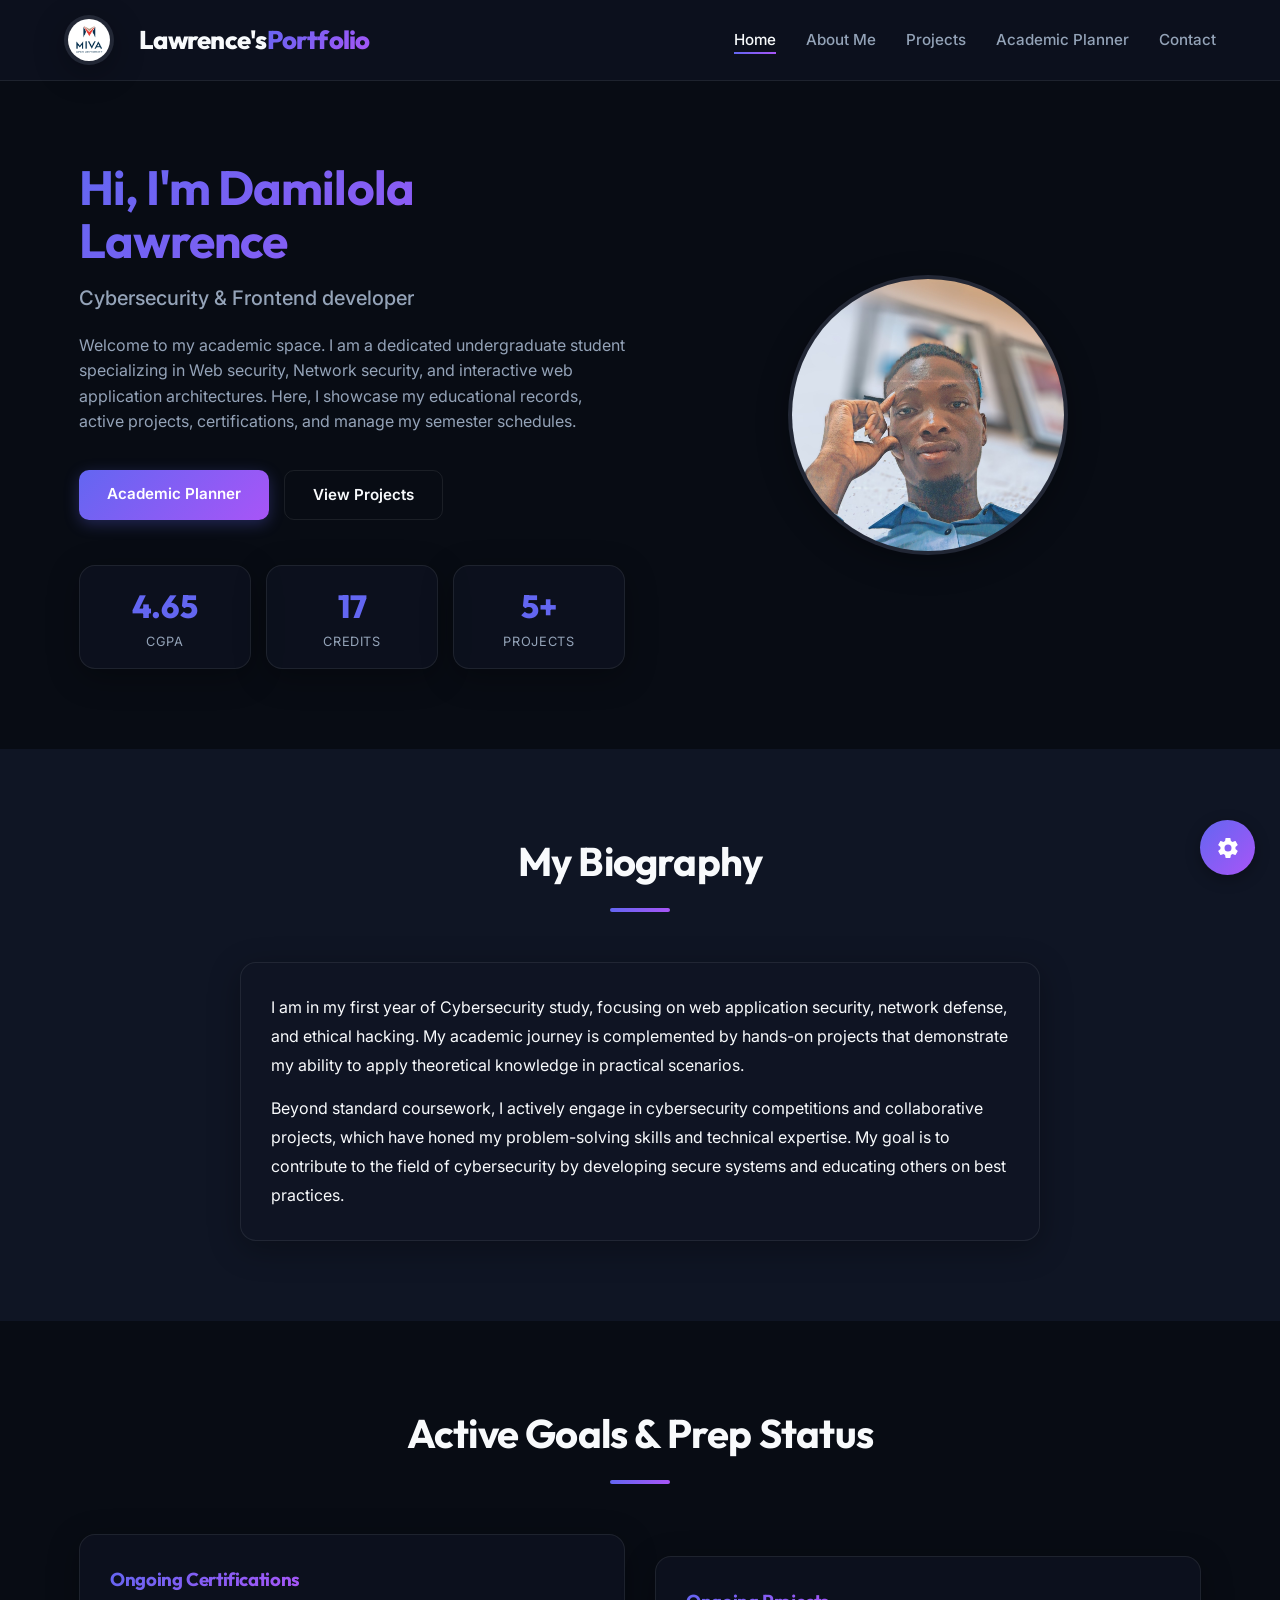
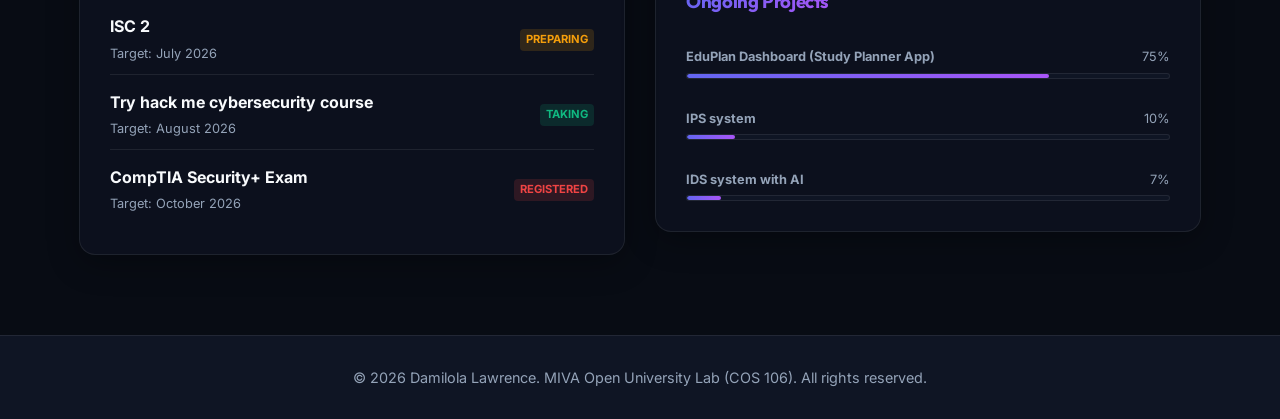
<file: index.html>
<!DOCTYPE html>
<html lang="en">

<head>
  <meta charset="UTF-8">
  <meta name="viewport" content="width=device-width, initial-scale=1.0">
  <meta name="description"
    content="Welcome to the personal academic portfolio and university student management platform. Showcase of skills, projects, and planner tools.">
  <title>Home | Academic Portfolio & Student Management</title>
  <link rel="stylesheet" href="css/style.css">
</head>

<body>

  <!-- Sticky Navbar -->
  <header>
    <div class="container nav-container">
      <a href="index.html" class="logo" id="nav-logo"><img src="assets/logo.png" class="logo-image" id="nav-logo-image">
               <h3 class="space">...</h3>Lawrence's
        <span class="gradient-text">Portfolio</span></a>
      <nav>
        <ul class="nav-links" id="navbar-links">
          <li><a href="index.html">Home</a></li>
          <li><a href="about.html" class="active">About Me</a></li>
          <li><a href="projects.html">Projects</a></li>
          <li><a href="planner.html">Academic Planner</a></li>
          <li><a href="contact.html">Contact</a></li>
        </ul>
      </nav>
      <button class="burger" id="menu-toggle-btn" aria-label="Toggle Menu">
        <span></span>
        <span></span>
        <span></span>
      </button>
    </div>
  </header>

  <!-- Hero Section -->
  <section class="section hero-section" id="home-hero">
    <div class="container grid-2">
      <!-- Biography & Welcome -->
      <div class="hero-content" id="hero-profile-info">
        <h1 class="gradient-text" style="font-size: 3rem; line-height: 1.1;">Hi, I'm Damilola Lawrence</h1>
        <div class="hero-subtitle" id="typewriter-text">Cybersecurity & Frontend developer
        </div>

        <p style="color: var(--text-secondary); margin-bottom: 20px;">
          Welcome to my academic space. I am a dedicated undergraduate student specializing in Web security,
          Network security, and interactive web application architectures. Here, I showcase my educational records,
          active projects, certifications, and manage my semester schedules.
        </p>

        <div class="hero-actions" style="display: flex; gap: 15px;">
          <a href="planner.html" class="btn btn-primary" id="cta-planner">Academic Planner</a>
          <a href="projects.html" class="btn btn-secondary" id="cta-projects">View Projects</a>
        </div>

        <!-- Academic quick stats -->
        <div class="hero-stats" id="quick-stats-panel">
          <div class="stat-item glass-card">
            <div class="stat-num" id="stat-gpa">4.65</div>
            <div class="stat-label">CGPA</div>
          </div>
          <div class="stat-item glass-card">
            <div class="stat-num" id="stat-credits">17</div>
            <div class="stat-label">Credits</div>
          </div>
          <div class="stat-item glass-card">
            <div class="stat-num" id="stat-projects">5+</div>
            <div class="stat-label">Projects</div>
          </div>
        </div>
      </div>

      <!-- Profile Photo -->
      <div class="photo-uploader-container">
        <div class="avatar-wrapper">
          <!-- SOURCE CODE EDITABLE: Replace the 'src' link below with your local image file (e.g., assets/profile.jpg) or any web link. -->
          <img src="assets/pic2.jpg" alt="Student Headshot">
        </div>
      </div>
    </div>
  </section>

  <!-- Biography Section -->
  <section class="section" style="background-color: var(--bg-secondary);" id="biography-section">
    <div class="container">
      <h2 class="section-title">My Biography</h2>
      <div class="glass-card" style="max-width: 800px; margin: 0 auto; line-height: 1.8;">
        <p style="margin-bottom: 15px;">
          I am in my first year of Cybersecurity study, focusing on web application security, network defense, and ethical hacking. My academic journey is complemented by hands-on projects that demonstrate my ability to apply theoretical knowledge in practical scenarios.
        </p>
        <p>
          Beyond standard coursework, I actively engage in cybersecurity competitions and collaborative projects, which have honed my problem-solving skills and technical expertise. My goal is to contribute to the field of cybersecurity by developing secure systems and educating others on best practices.
        </p>
      </div>
    </div>
  </section>

  <!-- Ongoing Goals, Certifications & Schedule Preview -->
  <section class="section" id="active-goals-section">
    <div class="container">
      <h2 class="section-title">Active Goals & Prep Status</h2>
      <div class="grid-2">

        <!-- Ongoing Projects & Certifications -->
        <div class="glass-card" id="goals-certifications-panel">
          <h3 style="margin-bottom: 20px;" class="gradient-text">Ongoing Certifications</h3>
          <ul style="display: flex; flex-direction: column; gap: 15px;">
            <li
              style="display: flex; justify-content: space-between; align-items: center; border-bottom: 1px solid var(--card-border); padding-bottom: 8px;">
              <div>
                <strong style="display: block;">ISC 2</strong>
                <span style="font-size: 0.8rem; color: var(--text-secondary);">Target: July 2026</span>
              </div>
              <span class="task-priority-badge priority-medium">Preparing</span>
            </li>
            <li
              style="display: flex; justify-content: space-between; align-items: center; border-bottom: 1px solid var(--card-border); padding-bottom: 8px;">
              <div>
                <strong style="display: block;">Try hack me cybersecurity course</strong>
                <span style="font-size: 0.8rem; color: var(--text-secondary);">Target: August 2026</span>
              </div>
              <span class="task-priority-badge priority-low">Taking</span>
            </li>
            <li style="display: flex; justify-content: space-between; align-items: center; padding-bottom: 8px;">
              <div>
                <strong style="display: block;">CompTIA Security+ Exam</strong>
                <span style="font-size: 0.8rem; color: var(--text-secondary);">Target: October 2026</span>
              </div>
              <span class="task-priority-badge priority-high">Registered</span>
            </li>
          </ul>
        </div>

        <!-- Ongoing Projects Progress -->
        <div class="glass-card" id="active-projects-progress-panel">
          <h3 style="margin-bottom: 20px;" class="gradient-text">Ongoing Projects</h3>
          <div style="display: flex; flex-direction: column; gap: 20px;">
            <div class="project-progress-container">
              <div class="progress-label-row">
                <strong>EduPlan Dashboard (Study Planner App)</strong>
                <span>75%</span>
              </div>
              <div class="progress-bar-bg">
                <div class="progress-fill" style="width: 75%;"></div>
              </div>
            </div>
            <div class="project-progress-container">
              <div class="progress-label-row">
                <strong>IPS system</strong>
                <span>10%</span>
              </div>
              <div class="progress-bar-bg">
                <div class="progress-fill" style="width: 10%;"></div>
              </div>
            </div>
            <div class="project-progress-container">
              <div class="progress-label-row">
                <strong>IDS system with AI</strong>
                <span>7%</span>
              </div>
              <div class="progress-bar-bg">
                <div class="progress-fill" style="width: 7%;"></div>
              </div>
            </div>
          </div>
        </div>

      </div>
    </div>
  </section>

  <!-- Footer -->
  <footer>
    <div class="container">
      <p>&copy; 2026 Damilola Lawrence. MIVA Open University Lab (COS 106). All rights reserved.</p>
    </div>
  </footer>

  <script src="js/main.js"></script>
</body>

</html>
</file>
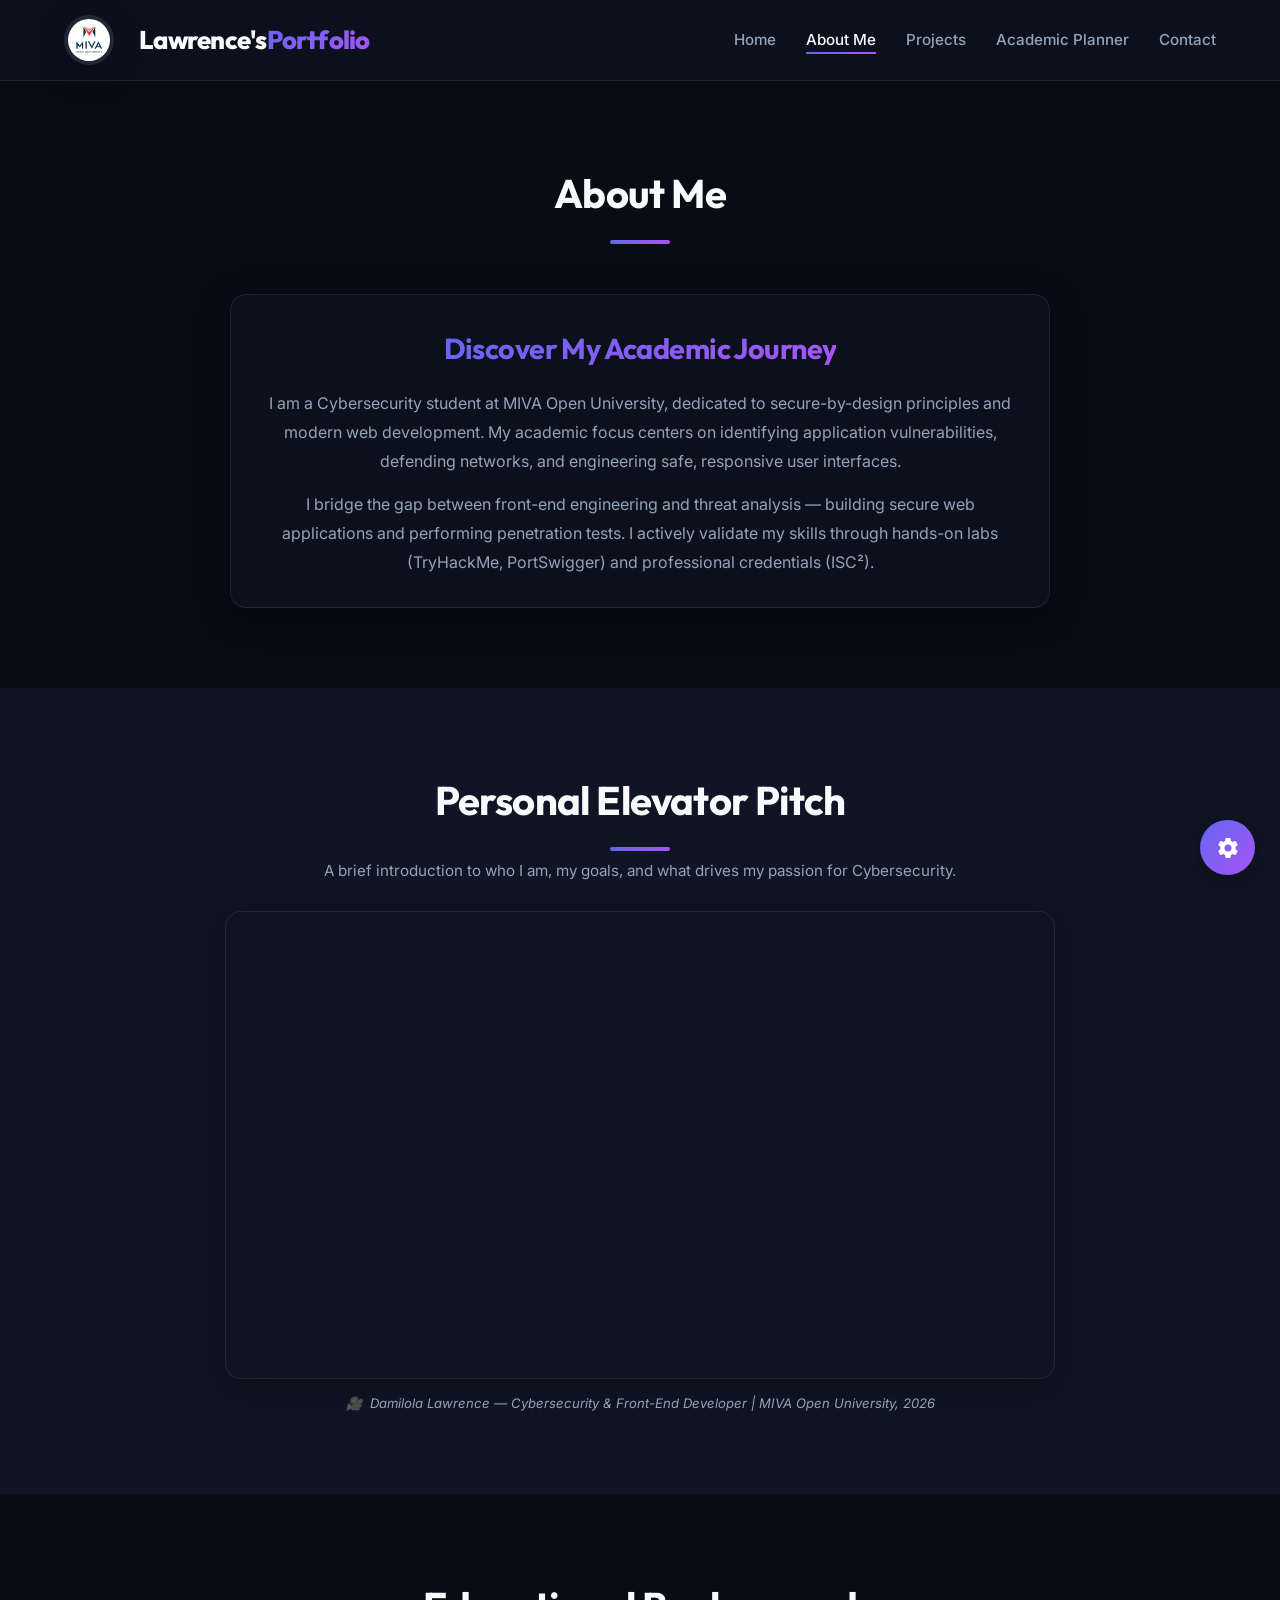
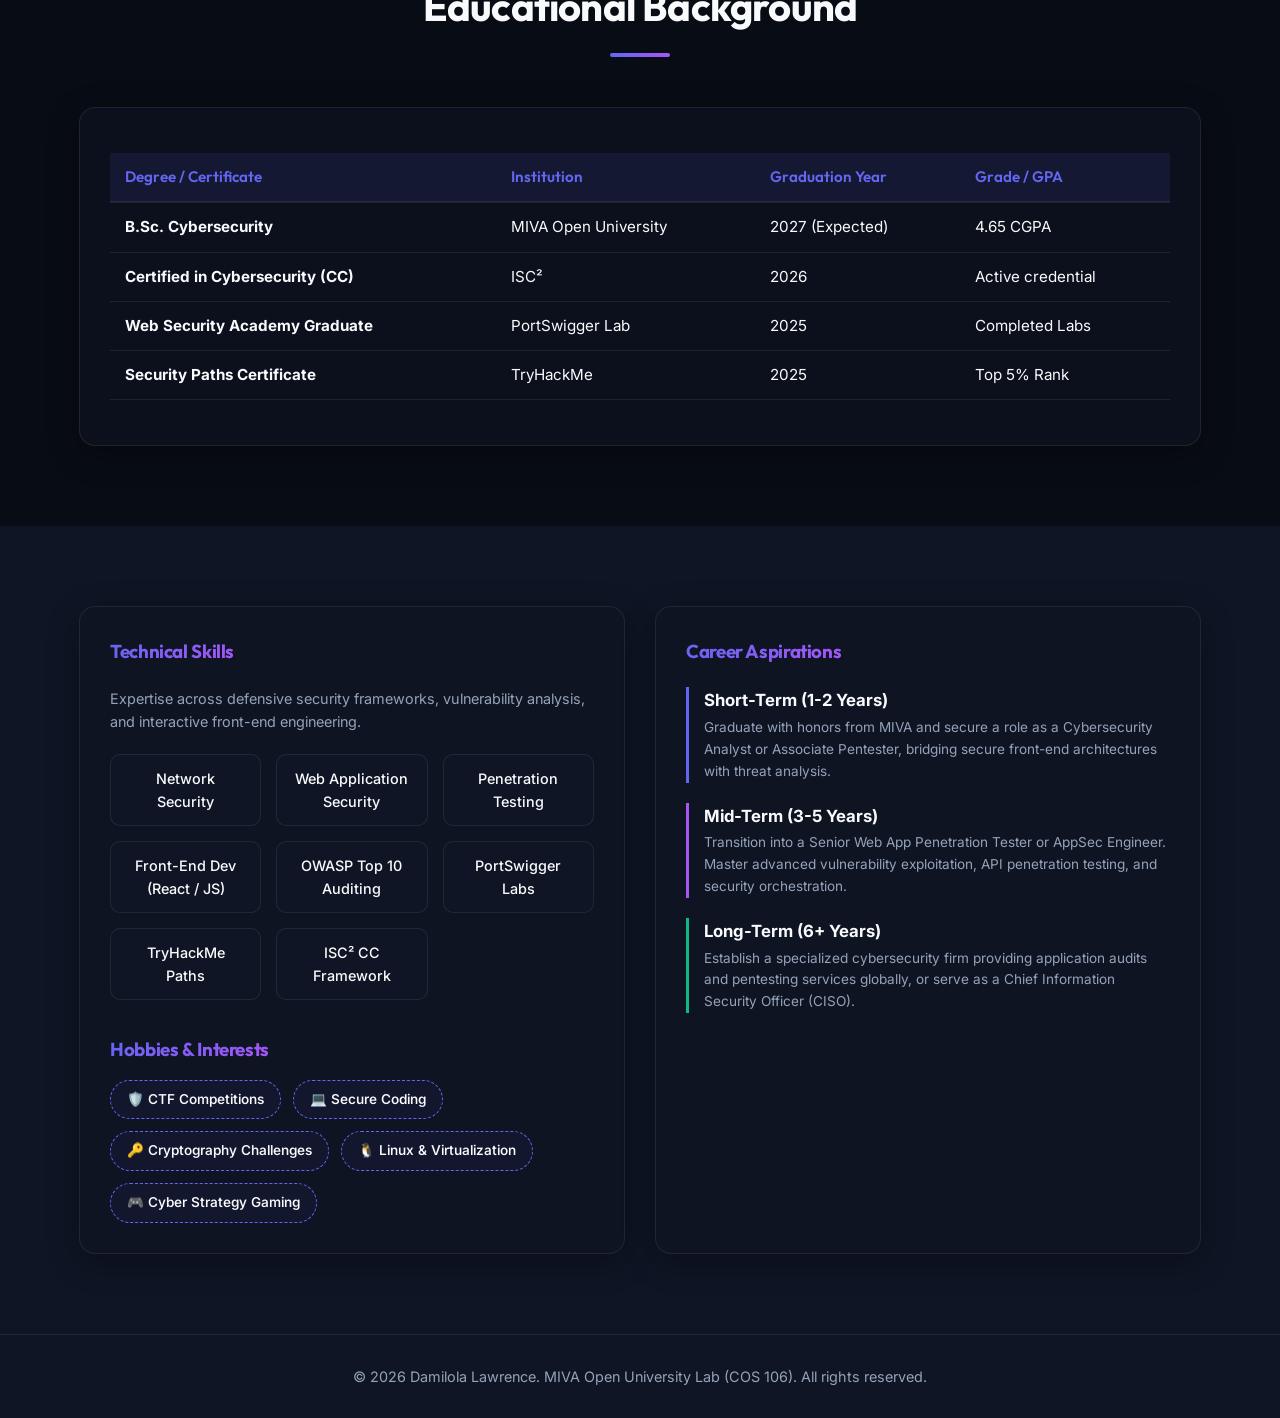
<file: about.html>
<!DOCTYPE html>
<html lang="en">
<head>
  <meta charset="UTF-8">
  <meta name="viewport" content="width=device-width, initial-scale=1.0">
  <meta name="description" content="Learn more about Damilola Lawrence's educational background, cybersecurity skills, career aspirations, and elevator pitch video.">
  <meta name="referrer" content="strict-origin-when-cross-origin">
  <title>About Me | Damilola Lawrence Portfolio</title>
  <link rel="stylesheet" href="css/style.css">
</head>
<body>

  <!-- Sticky Navbar -->
  <header>
    <div class="container nav-container">
      <a href="index.html" class="logo" id="nav-logo"><img src="assets/logo.png" class="logo-image" id="nav-logo-image">
               <h3 class="space">...</h3>Lawrence's
        <span class="gradient-text">Portfolio</span></a>
      <nav>
        <ul class="nav-links" id="navbar-links">
          <li><a href="index.html">Home</a></li>
          <li><a href="about.html" class="active">About Me</a></li>
          <li><a href="projects.html">Projects</a></li>
          <li><a href="planner.html">Academic Planner</a></li>
          <li><a href="contact.html">Contact</a></li>
        </ul>
      </nav>
      <button class="burger" id="menu-toggle-btn" aria-label="Toggle Menu">
        <span></span>
        <span></span>
        <span></span>
      </button>
    </div>
  </header>

  <!-- About Hero Section: Full-width bio -->
  <section class="section" id="about-hero-section">
    <div class="container">
      <h2 class="section-title">About Me</h2>
      <div class="glass-card" style="max-width: 820px; margin: 0 auto; text-align: center;">
        <h3 class="gradient-text" style="font-size: 1.8rem; margin-bottom: 18px;">Discover My Academic Journey</h3>
        <p style="color: var(--text-secondary); margin-bottom: 15px; line-height: 1.8;">
          I am a Cybersecurity student at MIVA Open University, dedicated to secure-by-design principles and modern web development. My academic focus centers on identifying application vulnerabilities, defending networks, and engineering safe, responsive user interfaces.
        </p>
        <p style="color: var(--text-secondary); line-height: 1.8;">
          I bridge the gap between front-end engineering and threat analysis — building secure web applications and performing penetration tests. I actively validate my skills through hands-on labs (TryHackMe, PortSwigger) and professional credentials (ISC²).
        </p>
      </div>
    </div>
  </section>

  <!-- Personal Elevator Pitch Video — standalone centred section (mirrors Google Sites layout) -->
  <section class="section" id="elevator-pitch-section" style="background-color: var(--bg-secondary);">
    <div class="container" style="max-width: 860px;">

      <!-- Section heading, centred -->
      <div style="text-align: center; margin-bottom: 28px;">
        <h2 class="section-title" style="margin-bottom: 8px;">Personal Elevator Pitch</h2>
        <p style="color: var(--text-secondary); font-size: 0.95rem;">
          A brief introduction to who I am, my goals, and what drives my passion for Cybersecurity.
        </p>
      </div>

      <!-- Video card — full-width 16:9 responsive iframe, glassmorphic border -->
      <div class="glass-card" id="pitch-video-card" style="padding: 0; overflow: hidden; border-radius: var(--radius-lg);">
        <div id="video-player-container" style="position: relative; width: 100%; padding-bottom: 56.25%; height: 0; overflow: hidden;">
          <!--
            YouTube embed: sharing link https://youtu.be/R84VVxa68bw
            converted to embed URL: https://www.youtube.com/embed/R84VVxa68bw
            To swap this video, replace 'R84VVxa68bw' in the src below with your new YouTube video ID.
          -->
          <iframe
            src="https://www.youtube.com/embed/R84VVxa68bw"
            title="Personal Elevator Pitch — Damilola Lawrence"
            frameborder="0"
            allow="accelerometer; autoplay; clipboard-write; encrypted-media; gyroscope; picture-in-picture; web-share"
            referrerpolicy="strict-origin-when-cross-origin"
            allowfullscreen
            style="position: absolute; top: 0; left: 0; width: 100%; height: 100%; border: none;">
          </iframe>
        </div>
      </div>

      <!-- Caption below video (mirrors Google Sites style) -->
      <p style="text-align: center; margin-top: 14px; font-size: 0.82rem; color: var(--text-secondary); font-style: italic;">
        🎥 &nbsp;Damilola Lawrence — Cybersecurity &amp; Front-End Developer | MIVA Open University, 2026
      </p>

    </div>
  </section>

  <!-- Educational Background Table -->
  <section class="section" id="education-section">
    <div class="container">
      <h2 class="section-title">Educational Background</h2>
      <div class="glass-card table-responsive" id="education-table-card">
        <table class="styled-table" id="education-records-table">
          <thead>
            <tr>
              <th>Degree / Certificate</th>
              <th>Institution</th>
              <th>Graduation Year</th>
              <th>Grade / GPA</th>
            </tr>
          </thead>
          <tbody>
            <tr>
              <td><strong>B.Sc. Cybersecurity</strong></td>
              <td>MIVA Open University</td>
              <td>2027 (Expected)</td>
              <td>4.65 CGPA</td>
            </tr>
            <tr>
              <td><strong>Certified in Cybersecurity (CC)</strong></td>
              <td>ISC²</td>
              <td>2026</td>
              <td>Active credential</td>
            </tr>
            <tr>
              <td><strong>Web Security Academy Graduate</strong></td>
              <td>PortSwigger Lab</td>
              <td>2025</td>
              <td>Completed Labs</td>
            </tr>
            <tr>
              <td><strong>Security Paths Certificate</strong></td>
              <td>TryHackMe</td>
              <td>2025</td>
              <td>Top 5% Rank</td>
            </tr>
          </tbody>
        </table>
      </div>
    </div>
  </section>

  <!-- Skills, Hobbies and Aspirations -->
  <section class="section" style="background-color: var(--bg-secondary);" id="skills-aspirations-section">
    <div class="container grid-2">

      <!-- Tech Skills & Hobbies -->
      <div class="glass-card" id="tech-skills-card">
        <h3 class="gradient-text" style="margin-bottom: 20px;">Technical Skills</h3>
        <p style="color: var(--text-secondary); font-size: 0.9rem; margin-bottom: 15px;">
          Expertise across defensive security frameworks, vulnerability analysis, and interactive front-end engineering.
        </p>
        <div class="skills-grid" id="skills-pills-list">
          <div class="skill-pill">Network Security</div>
          <div class="skill-pill">Web Application Security</div>
          <div class="skill-pill">Penetration Testing</div>
          <div class="skill-pill">Front-End Dev (React / JS)</div>
          <div class="skill-pill">OWASP Top 10 Auditing</div>
          <div class="skill-pill">PortSwigger Labs</div>
          <div class="skill-pill">TryHackMe Paths</div>
          <div class="skill-pill">ISC² CC Framework</div>
        </div>

        <h3 class="gradient-text" style="margin-top: 35px; margin-bottom: 15px;">Hobbies &amp; Interests</h3>
        <div class="hobbies-list" id="hobbies-tags-list">
          <div class="hobby-tag">🛡️ CTF Competitions</div>
          <div class="hobby-tag">💻 Secure Coding</div>
          <div class="hobby-tag">🔑 Cryptography Challenges</div>
          <div class="hobby-tag">🐧 Linux &amp; Virtualization</div>
          <div class="hobby-tag">🎮 Cyber Strategy Gaming</div>
        </div>
      </div>

      <!-- Career Aspirations -->
      <div class="glass-card" id="career-aspirations-card" style="height: 100%;">
        <h3 class="gradient-text" style="margin-bottom: 20px;">Career Aspirations</h3>
        <ul style="display: flex; flex-direction: column; gap: 20px;">
          <li style="border-left: 3px solid var(--accent-color); padding-left: 15px; position: relative;">
            <strong style="display: block; font-size: 1.05rem;">Short-Term (1-2 Years)</strong>
            <span style="font-size: 0.85rem; color: var(--text-secondary); display: block; margin-top: 3px;">
              Graduate with honors from MIVA and secure a role as a Cybersecurity Analyst or Associate Pentester, bridging secure front-end architectures with threat analysis.
            </span>
          </li>
          <li style="border-left: 3px solid var(--accent-secondary); padding-left: 15px; position: relative;">
            <strong style="display: block; font-size: 1.05rem;">Mid-Term (3-5 Years)</strong>
            <span style="font-size: 0.85rem; color: var(--text-secondary); display: block; margin-top: 3px;">
              Transition into a Senior Web App Penetration Tester or AppSec Engineer. Master advanced vulnerability exploitation, API penetration testing, and security orchestration.
            </span>
          </li>
          <li style="border-left: 3px solid var(--success-color); padding-left: 15px; position: relative;">
            <strong style="display: block; font-size: 1.05rem;">Long-Term (6+ Years)</strong>
            <span style="font-size: 0.85rem; color: var(--text-secondary); display: block; margin-top: 3px;">
              Establish a specialized cybersecurity firm providing application audits and pentesting services globally, or serve as a Chief Information Security Officer (CISO).
            </span>
          </li>
        </ul>
      </div>

    </div>
  </section>

  <!-- Footer -->
  <footer>
    <div class="container">
      <p>&copy; 2026 Damilola Lawrence. MIVA Open University Lab (COS 106). All rights reserved.</p>
    </div>
  </footer>

  <script src="js/main.js"></script>

</body>
</html>
</file>
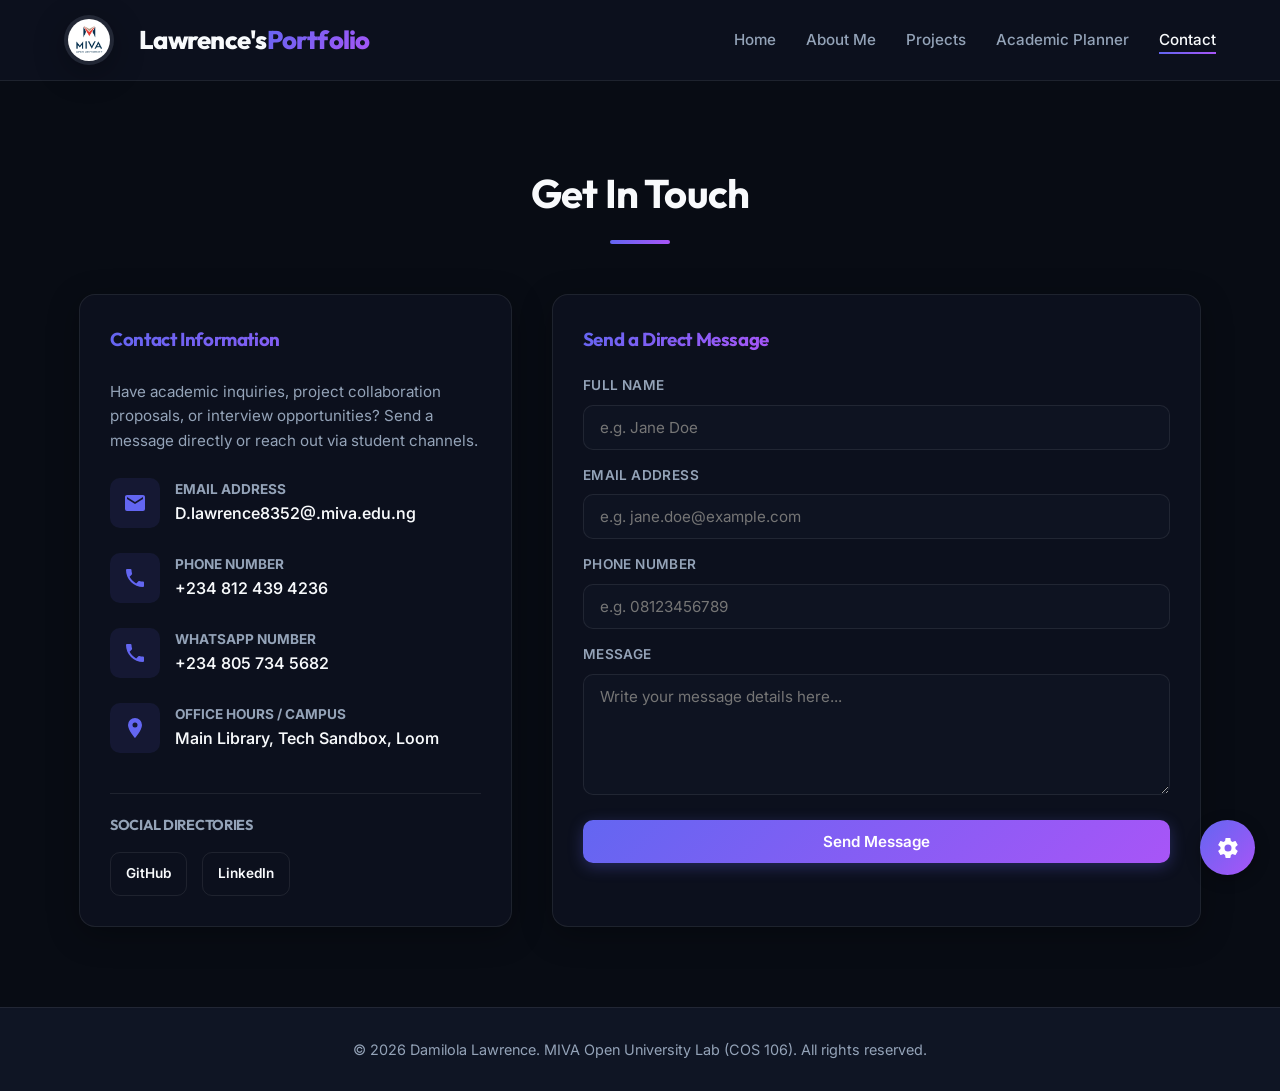
<file: contact.html>
<!DOCTYPE html>
<html lang="en">
<head>
  <meta charset="UTF-8">
  <meta name="viewport" content="width=device-width, initial-scale=1.0">
  <meta name="description" content="Get in touch with Damilola Lawrence. Contact details, office hours, and dynamic submission form with real-time validation.">
  <title>Contact | Academic Portfolio</title>
  <link rel="stylesheet" href="css/style.css">
</head>
<body>

  <!-- Sticky Navbar -->
  <header>
    <div class="container nav-container">
      <a href="index.html" class="logo" id="nav-logo"><img src="assets/logo.png" class="logo-image" id="nav-logo-image">
               <h3 class="space">...</h3>Lawrence's
        <span class="gradient-text">Portfolio</span></a>
      <nav>
        <ul class="nav-links" id="navbar-links">
          <li><a href="index.html">Home</a></li>
          <li><a href="about.html" class="active">About Me</a></li>
          <li><a href="projects.html">Projects</a></li>
          <li><a href="planner.html">Academic Planner</a></li>
          <li><a href="contact.html">Contact</a></li>
        </ul>
      </nav>
      <button class="burger" id="menu-toggle-btn" aria-label="Toggle Menu">
        <span></span>
        <span></span>
        <span></span>
      </button>
    </div>
  </header>

  <!-- Contact Form Section -->
  <section class="section" id="contact-page-section">
    <div class="container">
      <h2 class="section-title">Get In Touch</h2>
      
      <div class="contact-grid">
        
        <!-- Left: Contact info details -->
        <div class="contact-info-cards" id="contact-details-panel">
          <div class="glass-card" style="display: flex; flex-direction: column; gap: 25px;">
            <h3 class="gradient-text">Contact Information</h3>
            <p style="color: var(--text-secondary); font-size: 0.95rem; line-height: 1.6;">
              Have academic inquiries, project collaboration proposals, or interview opportunities? Send a message directly or reach out via student channels.
            </p>
            
            <div class="contact-item">
              <div class="contact-icon">
                <svg viewBox="0 0 24 24"><path d="M20,8L12,13L4,8V6L12,11L20,6M20,4H4C2.89,4 2,4.89 2,6V18A2,2 0 0,0 4,20H20A2,2 0 0,0 22,18V6C22,4.89 21.1,4 20,4Z"/></svg>
              </div>
              <div>
                <strong style="display: block; font-size: 0.85rem; color: var(--text-secondary); text-transform: uppercase;">Email Address</strong>
                <a href="mailto:alex.johnson@student.miva.edu" id="info-email" style="font-weight: 550;">D.lawrence8352@.miva.edu.ng</a>
              </div>
            </div>

            <div class="contact-item">
              <div class="contact-icon">
                <svg viewBox="0 0 24 24"><path d="M6.62,10.79C8.06,13.62 10.38,15.94 13.21,17.38L15.41,15.18C15.69,14.9 16.08,14.82 16.43,14.93C17.55,15.3 18.75,15.5 20,15.5A1,1 0 0,1 21,16.5V20A1,1 0 0,1 20,21A17,17 0 0,1 3,4A1,1 0 0,1 4,3H7.5A1,1 0 0,1 8.5,4C8.5,5.25 8.7,6.45 9.07,7.57C9.18,7.92 9.1,8.31 8.82,8.59L6.62,10.79Z"/></svg>
              </div>
              <div>
                <strong style="display: block; font-size: 0.85rem; color: var(--text-secondary); text-transform: uppercase;">Phone Number</strong>
                <a href="tel:+2348123456789" id="info-phone" style="font-weight: 550;">+234 812 439 4236</a>
              </div>
            </div>

            <div class="contact-item">
              <div class="contact-icon">
                <svg viewBox="0 0 24 24"><path d="M6.62,10.79C8.06,13.62 10.38,15.94 13.21,17.38L15.41,15.18C15.69,14.9 16.08,14.82 16.43,14.93C17.55,15.3 18.75,15.5 20,15.5A1,1 0 0,1 21,16.5V20A1,1 0 0,1 20,21A17,17 0 0,1 3,4A1,1 0 0,1 4,3H7.5A1,1 0 0,1 8.5,4C8.5,5.25 8.7,6.45 9.07,7.57C9.18,7.92 9.1,8.31 8.82,8.59L6.62,10.79Z"/></svg>
              </div>
              <div>
                <strong style="display: block; font-size: 0.85rem; color: var(--text-secondary); text-transform: uppercase;">Whatsapp Number</strong>
                <a href="tel:+2348123456789" id="info-phone" style="font-weight: 550;">+234 805 734 5682</a>
              </div>
            </div>

            <div class="contact-item">
              <div class="contact-icon">
                <svg viewBox="0 0 24 24"><path d="M12,11.5A2.5,2.5 0 0,1 9.5,9A2.5,2.5 0 0,1 12,6.5A2.5,2.5 0 0,1 14.5,9A2.5,2.5 0 0,1 12,11.5M12,2A7,7 0 0,0 5,9C5,14.25 12,22 12,22C12,22 19,14.25 19,9A7,7 0 0,0 12,2Z"/></svg>
              </div>
              <div>
                <strong style="display: block; font-size: 0.85rem; color: var(--text-secondary); text-transform: uppercase;">Office Hours / Campus</strong>
                <span id="info-location" style="font-weight: 550;">Main Library, Tech Sandbox, Loom</span>
              </div>
            </div>

            <div style="margin-top: 15px; border-top: 1px solid var(--card-border); padding-top: 20px;">
              <h4 style="margin-bottom: 15px; font-size: 0.9rem; text-transform: uppercase; color: var(--text-secondary);">Social Directories</h4>
              <div style="display: flex; gap: 15px;" id="social-links-container">
                <a href="https://github.com/damsscene" target="_blank" class="btn btn-secondary" style="padding: 10px 15px; font-size: 0.85rem;" id="social-github">GitHub</a>
                <a href="https://linkedin.com/in/damilola-lawrence-7b3263134/" target="_blank" class="btn btn-secondary" style="padding: 10px 15px; font-size: 0.85rem;" id="social-linkedin">LinkedIn</a>
              </div>
            </div>
          </div>
        </div>

        <!-- Right: Validated Contact Form -->
        <div class="glass-card" id="contact-form-card">
          <h3 class="gradient-text" style="margin-bottom: 20px;">Send a Direct Message</h3>
          <form id="contact-message-form" novalidate>
            
            <div class="form-group">
              <label for="contact-name" class="form-label">Full Name</label>
              <input type="text" id="contact-name" class="form-input" placeholder="e.g. Jane Doe" required>
              <div class="validation-error" id="error-name">Please enter your name.</div>
            </div>

            <div class="form-group">
              <label for="contact-email" class="form-label">Email Address</label>
              <input type="email" id="contact-email" class="form-input" placeholder="e.g. jane.doe@example.com" required>
              <div class="validation-error" id="error-email">Please enter a valid email address (e.g. user@domain.com).</div>
            </div>

            <div class="form-group">
              <label for="contact-phone" class="form-label">Phone Number</label>
              <input type="tel" id="contact-phone" class="form-input" placeholder="e.g. 08123456789" required>
              <div class="validation-error" id="error-phone">Phone number must contain *only* digits.</div>
            </div>

            <div class="form-group">
              <label for="contact-message" class="form-label">Message</label>
              <textarea id="contact-message" class="form-textarea" rows="5" placeholder="Write your message details here..." required></textarea>
              <div class="validation-error" id="error-message">Message body cannot be empty.</div>
            </div>

            <button type="submit" class="btn btn-primary" style="width: 100%; margin-top: 10px;" id="btn-submit-contact">
              Send Message
            </button>
          </form>
        </div>

      </div>
    </div>
  </section>

  <!-- Success Feedback Glass Modal -->
  <div class="modal-overlay" id="contact-success-overlay">
    <div class="modal-content" style="text-align: center; max-width: 400px;" id="contact-success-modal">
      <div class="flex-center" style="width: 60px; height: 60px; border-radius: 50%; background: rgba(16, 185, 129, 0.15); color: var(--success-color); margin: 0 auto 20px;">
        <svg viewBox="0 0 24 24" width="32" height="32" fill="currentColor">
          <path d="M21,7L9,19L3.5,13.5L4.91,12.09L9,16.17L19.59,5.59L21,7Z"/>
        </svg>
      </div>
      <h3 class="gradient-text" style="font-size: 1.5rem; margin-bottom: 10px;">Message Sent!</h3>
      <p style="color: var(--text-secondary); font-size: 0.9rem; line-height: 1.6; margin-bottom: 20px;" id="success-modal-message">
        Thank you for contacting me. I will review your message and respond within 24-48 hours.
      </p>
      <button class="btn btn-primary" id="btn-close-success" style="width: 100%;">Close</button>
    </div>
  </div>

  <!-- Footer -->
  <footer>
    <div class="container">
      <p>&copy; 2026 Damilola Lawrence. MIVA Open University Lab (COS 106). All rights reserved.</p>
    </div>
  </footer>

  <script src="js/main.js"></script>
  <script src="js/contact.js"></script>
</body>
</html>
</file>
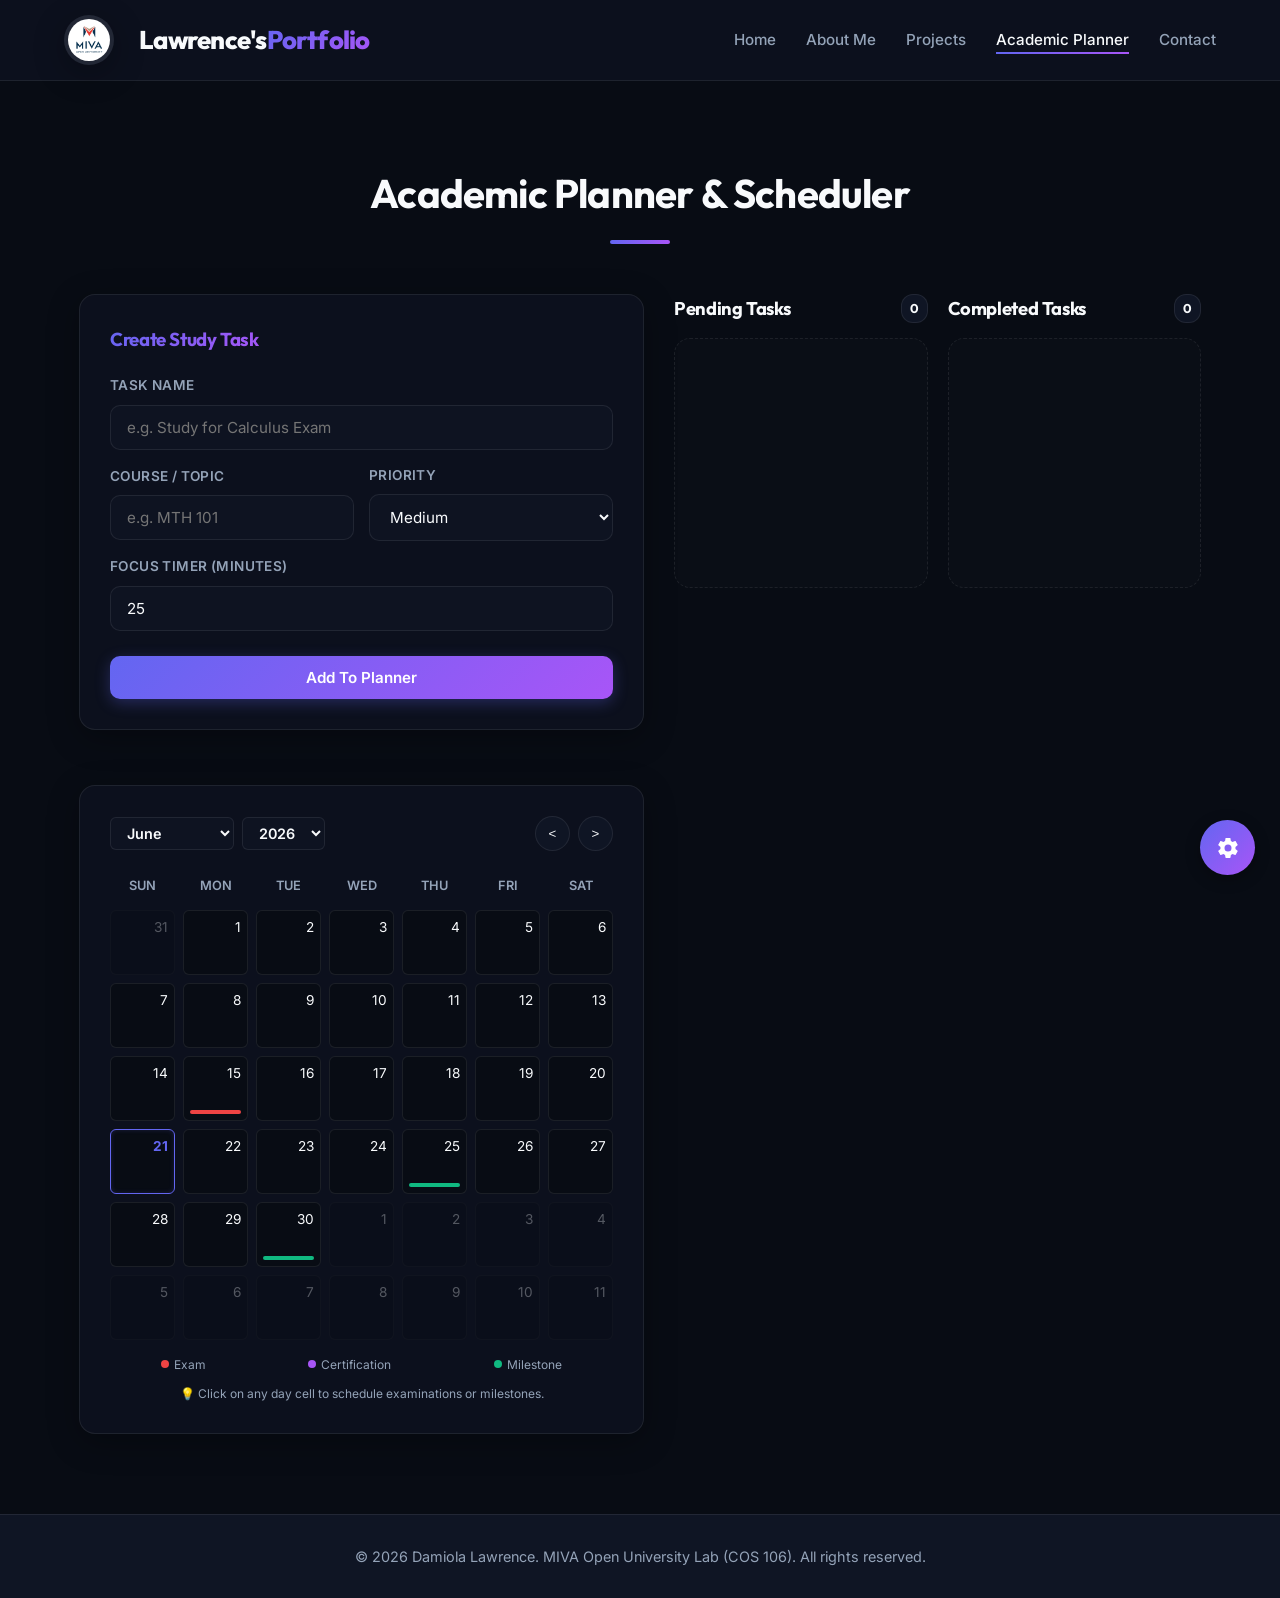
<file: planner.html>
<!DOCTYPE html>
<html lang="en">
<head>
  <meta charset="UTF-8">
  <meta name="viewport" content="width=device-width, initial-scale=1.0">
  <meta name="description" content="Manage your semester tasks, study schedules, and exam deadlines using our interactive student academic planner.">
  <title>Academic Planner | Student Management</title>
  <link rel="stylesheet" href="css/style.css">
</head>
<body>

  <!-- Sticky Navbar -->
 <header>
    <div class="container nav-container">
      <a href="index.html" class="logo" id="nav-logo"><img src="assets/logo.png" class="logo-image" id="nav-logo-image">
               <h3 class="space">...</h3>Lawrence's
        <span class="gradient-text">Portfolio</span></a>
      <nav>
        <ul class="nav-links" id="navbar-links">
          <li><a href="index.html">Home</a></li>
          <li><a href="about.html" class="active">About Me</a></li>
          <li><a href="projects.html">Projects</a></li>
          <li><a href="planner.html">Academic Planner</a></li>
          <li><a href="contact.html">Contact</a></li>
        </ul>
      </nav>
      <button class="burger" id="menu-toggle-btn" aria-label="Toggle Menu">
        <span></span>
        <span></span>
        <span></span>
      </button>
    </div>
  </header>

  <!-- Planner Section -->
  <section class="section" id="academic-planner-section">
    <div class="container">
      <h2 class="section-title">Academic Planner & Scheduler</h2>
      
      <div class="planner-layout">
        
        <!-- Left Column: Add Task Form & Calendar -->
        <div class="planner-dashboard" id="planner-left-sidebar">
          
          <!-- Add Task Form -->
          <div class="glass-card" id="task-creation-form-card">
            <h3 class="gradient-text" style="margin-bottom: 20px;">Create Study Task</h3>
            <form id="add-task-form">
              <div class="form-group">
                <label for="task-title" class="form-label">Task Name</label>
                <input type="text" id="task-title" class="form-input" placeholder="e.g. Study for Calculus Exam" required>
              </div>
              <div class="grid-2" style="gap: 15px; margin-bottom: 0;">
                <div class="form-group">
                  <label for="task-course" class="form-label">Course / Topic</label>
                  <input type="text" id="task-course" class="form-input" placeholder="e.g. MTH 101" required>
                </div>
                <div class="form-group">
                  <label for="task-priority" class="form-label">Priority</label>
                  <select id="task-priority" class="form-select">
                    <option value="high">High</option>
                    <option value="medium" selected>Medium</option>
                    <option value="low">Low</option>
                  </select>
                </div>
              </div>
              <div class="form-group">
                <label for="task-duration" class="form-label">Focus Timer (Minutes)</label>
                <input type="number" id="task-duration" class="form-input" min="1" max="180" value="25">
              </div>
              <button type="submit" class="btn btn-primary" style="width: 100%; margin-top: 10px;" id="btn-submit-task">
                Add To Planner
              </button>
            </form>
          </div>

          <!-- Academic Calendar Widget -->
          <div class="glass-card calendar-card" id="calendar-widget-card">
            <div class="calendar-header" style="display: flex; justify-content: space-between; align-items: center; flex-wrap: wrap; gap: 10px;">
              <div style="display: flex; gap: 8px; align-items: center;" id="calendar-selects-container">
                <select id="calendar-month-select" class="form-select" style="width: auto; padding: 6px 12px; font-size: 0.9rem; font-weight: 600; cursor: pointer; border-radius: var(--radius-sm);"></select>
                <select id="calendar-year-select" class="form-select" style="width: auto; padding: 6px 12px; font-size: 0.9rem; font-weight: 600; cursor: pointer; border-radius: var(--radius-sm);"></select>
              </div>
              <div style="display: flex; gap: 8px;">
                <button class="calendar-nav-btn" id="calendar-prev-month" aria-label="Previous Month">&lt;</button>
                <button class="calendar-nav-btn" id="calendar-next-month" aria-label="Next Month">&gt;</button>
              </div>
            </div>
            
            <div class="calendar-grid" id="calendar-days-grid">
              <!-- Headers -->
              <div class="calendar-day-header">Sun</div>
              <div class="calendar-day-header">Mon</div>
              <div class="calendar-day-header">Tue</div>
              <div class="calendar-day-header">Wed</div>
              <div class="calendar-day-header">Thu</div>
              <div class="calendar-day-header">Fri</div>
              <div class="calendar-day-header">Sat</div>
              
              <!-- Days will be dynamically loaded by Javascript -->
            </div>
            
            <div style="display: flex; justify-content: space-around; font-size: 0.75rem; margin-top: 15px; color: var(--text-secondary);" id="calendar-legend">
              <span style="display: flex; align-items: center; gap: 5px;">
                <span class="calendar-event-dot event-exam" style="width: 8px; height: 8px; border-radius: 50%;"></span> Exam
              </span>
              <span style="display: flex; align-items: center; gap: 5px;">
                <span class="calendar-event-dot event-cert" style="width: 8px; height: 8px; border-radius: 50%;"></span> Certification
              </span>
              <span style="display: flex; align-items: center; gap: 5px;">
                <span class="calendar-event-dot event-project" style="width: 8px; height: 8px; border-radius: 50%;"></span> Milestone
              </span>
            </div>
            
            <p style="font-size: 0.75rem; color: var(--text-secondary); text-align: center; margin-top: 10px;">
              💡 Click on any day cell to schedule examinations or milestones.
            </p>
          </div>

        </div>

        <!-- Right Column: Task Grid Columns -->
        <div class="planner-dashboard" id="planner-tasks-dashboard">
          
          <div class="task-columns">
            
            <!-- Column 1: Pending Tasks -->
            <div>
              <h3 class="task-column-title">
                <span>Pending Tasks</span>
                <span class="task-count" id="pending-count">0</span>
              </h3>
              <div class="task-list" id="pending-tasks-list">
                <!-- Dynamically populated by planner.js -->
              </div>
            </div>

            <!-- Column 2: Completed Tasks -->
            <div>
              <h3 class="task-column-title">
                <span>Completed Tasks</span>
                <span class="task-count" id="completed-count">0</span>
              </h3>
              <div class="task-list" id="completed-tasks-list">
                <!-- Dynamically populated by planner.js -->
              </div>
            </div>

          </div>

        </div>

      </div>
    </div>
  </section>

  <!-- Modal Dialog for Scheduling Events on Calendar -->
  <div class="modal-overlay" id="scheduler-modal-overlay">
    <div class="modal-content" id="scheduler-modal">
      <div class="modal-header">
        <h3 class="gradient-text" id="modal-title-date">Schedule Event</h3>
        <button class="modal-close-btn" id="btn-close-modal">&times;</button>
      </div>
      <form id="scheduler-event-form">
        <input type="hidden" id="event-date-str">
        <div class="form-group">
          <label for="event-title" class="form-label">Event / Exam Title</label>
          <input type="text" id="event-title" class="form-input" placeholder="e.g. AWS Exam / Final Project Submission" required>
        </div>
        <div class="form-group">
          <label for="event-type" class="form-label">Event Type</label>
          <select id="event-type" class="form-select">
            <option value="exam">Examination / Test</option>
            <option value="cert">Certification Target</option>
            <option value="project">Project Milestone / Deadline</option>
            <option value="custom">+ Add Custom Type...</option>
          </select>
        </div>
        <!-- Shown only when Custom Type is selected -->
        <div class="form-group" id="custom-type-group" style="display: none;">
          <label for="event-custom-label" class="form-label">Custom Type Name</label>
          <input type="text" id="event-custom-label" class="form-input" placeholder="e.g. Study Group, Workshop, Lab Session">
        </div>
        <div style="display: flex; gap: 15px; margin-top: 15px;">
          <button type="submit" class="btn btn-primary" style="flex-grow: 1;" id="btn-save-event">Save Event</button>
          <button type="button" class="btn btn-secondary" id="btn-delete-events-day" style="color: var(--danger-color); border-color: var(--danger-color); display: none;">Clear Day</button>
        </div>
      </form>
    </div>
  </div>

  <!-- Audio asset for timer beep -->
  <audio id="timer-alert-audio" src="https://assets.mixkit.co/active_storage/sfx/2869/2869-200.wav" preload="auto"></audio>

  <!-- Footer -->
   <footer>
    <div class="container">
      <p>&copy; 2026 Damiola Lawrence. MIVA Open University Lab (COS 106). All rights reserved.</p>
    </div>
  </footer>

  <script src="js/main.js"></script>
  <script src="js/planner.js"></script>
</body>
</html>
</file>
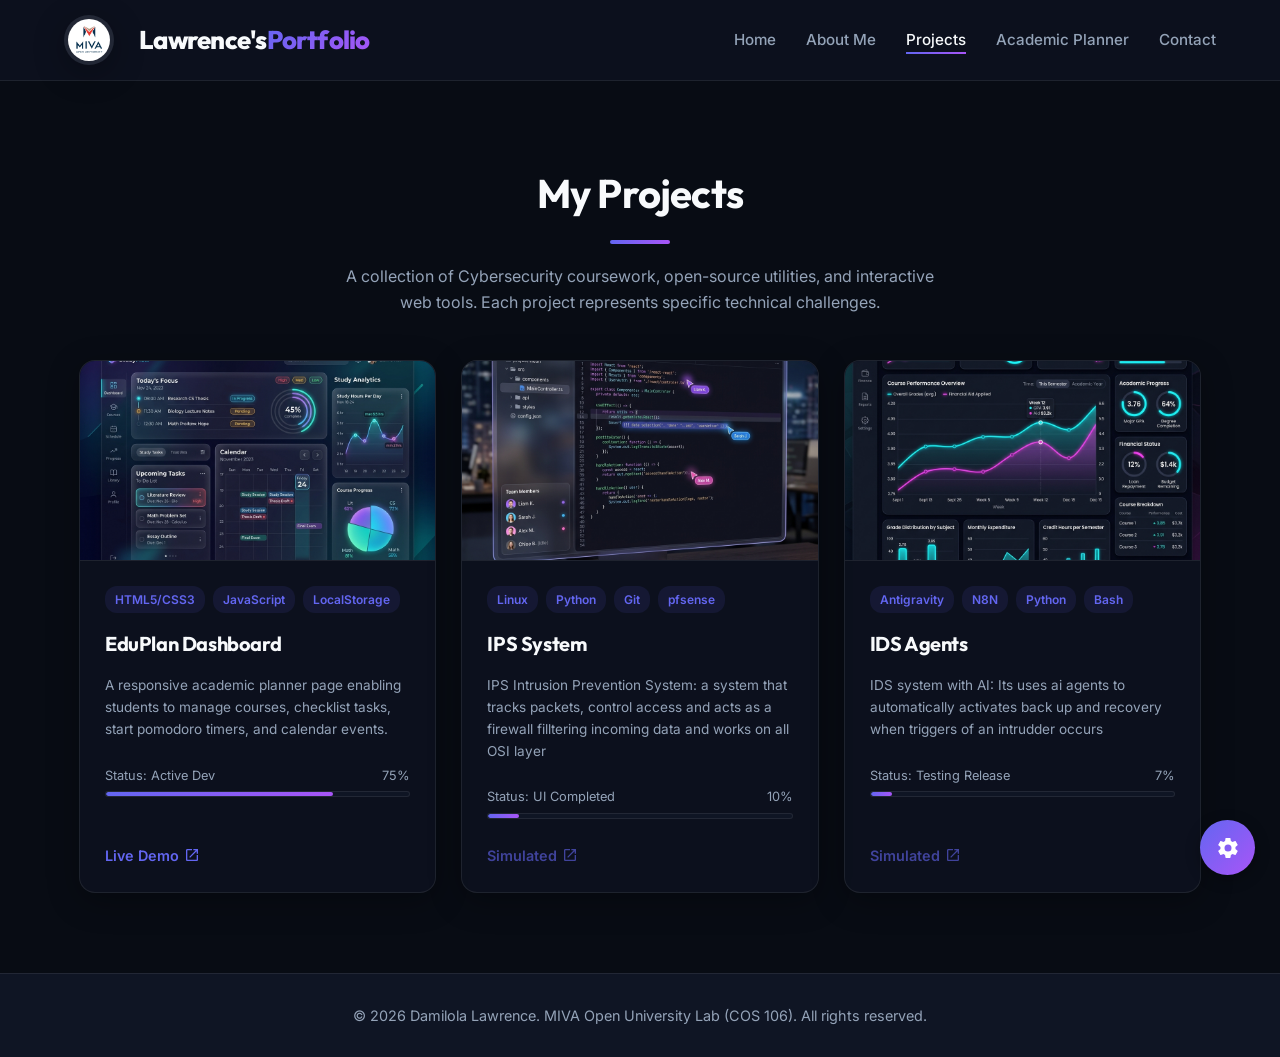
<file: projects.html>
<!DOCTYPE html>
<html lang="en">
<head>
  <meta charset="UTF-8">
  <meta name="viewport" content="width=device-width, initial-scale=1.0">
  <meta name="description" content="Browse Alex Johnson's completed and ongoing computer science projects, coding repositories, and technical portfolios.">
  <title>Projects | Academic Portfolio</title>
  <link rel="stylesheet" href="css/style.css">
</head>
<body>

  <!-- Sticky Navbar -->
  <header>
    <div class="container nav-container">
      <a href="index.html" class="logo" id="nav-logo"><img src="assets/logo.png" class="logo-image" id="nav-logo-image">
               <h3 class="space">...</h3>Lawrence's
        <span class="gradient-text">Portfolio</span></a>
      <nav>
        <ul class="nav-links" id="navbar-links">
          <li><a href="index.html">Home</a></li>
          <li><a href="about.html" class="active">About Me</a></li>
          <li><a href="projects.html">Projects</a></li>
          <li><a href="planner.html">Academic Planner</a></li>
          <li><a href="contact.html">Contact</a></li>
        </ul>
      </nav>
      <button class="burger" id="menu-toggle-btn" aria-label="Toggle Menu">
        <span></span>
        <span></span>
        <span></span>
      </button>
    </div>
  </header>
  <!-- Projects Hero Section -->
  <section class="section" id="projects-showcase-section">
    <div class="container">
      <h2 class="section-title">My Projects</h2>
      <p style="text-align: center; color: var(--text-secondary); max-width: 600px; margin: -30px auto 45px; line-height: 1.6;">
        A collection of Cybersecurity coursework, open-source utilities, and interactive web tools. Each project represents specific technical challenges.
      </p>

      <!-- Projects Grid -->
      <div class="grid-3" id="projects-container-grid">
        
        <!-- Project 1: Study Planner App -->
        <article class="glass-card project-card" id="project-card-1">
          <img class="project-img" src="assets/project_planner.png" alt="EduPlan Dashboard Study Planner interface">
          <div class="project-body">
            <div class="project-tags">
              <span class="project-tag">HTML5/CSS3</span>
              <span class="project-tag">JavaScript</span>
              <span class="project-tag">LocalStorage</span>
            </div>
            <h3 style="font-size: 1.25rem;">EduPlan Dashboard</h3>
            <p style="font-size: 0.85rem; color: var(--text-secondary); line-height: 1.6;">
              A responsive academic planner page enabling students to manage courses, checklist tasks, start pomodoro timers, and calendar events.
            </p>
            <div class="project-progress-container">
              <div class="progress-label-row">
                <span>Status: Active Dev</span>
                <span>75%</span>
              </div>
              <div class="progress-bar-bg">
                <div class="progress-fill" style="width: 75%;"></div>
              </div>
            </div>
          </div>
          <div class="project-footer">
            <a href="planner.html" class="project-link" id="link-proj-1-demo">
              Live Demo 
              <svg viewBox="0 0 24 24" width="16" height="16" fill="currentColor">
                <path d="M14,3V5H17.59L7.76,14.83L9.17,16.24L19,6.41V10H21V3M19,19H5V5H12V3H5C3.89,3 3,3.9 3,5V19C3,20.1 3.89,21 5,21H19C20.1,21 21,20.1 21,19V12H19V19Z"/>
              </svg>
            </a>
            <!--<a href="https://github.com/example/eduplan" target="_blank" style="color: var(--text-secondary); font-size: 0.85rem;" id="link-proj-1-repo">Source Code</a>-->
          </div>
        </article>

        <!-- Project 2: Collaborative Editor -->
        <article class="glass-card project-card" id="project-card-2">
          <img class="project-img" src="assets/project_editor.png" alt="IPS SYSTEM">
          <div class="project-body">
            <div class="project-tags">
              <span class="project-tag">Linux</span>
              <span class="project-tag">Python</span>
              <span class="project-tag">Git</span>
              <span class="project-tag">pfsense</span>
            </div>
            <h3 style="font-size: 1.25rem;">IPS System</h3>
            <p style="font-size: 0.85rem; color: var(--text-secondary); line-height: 1.6;">
              IPS Intrusion Prevention System: a system that tracks packets, control access and acts as a firewall filltering incoming data and works on all OSI layer
            </p>
            <div class="project-progress-container">
              <div class="progress-label-row">
                <span>Status: UI Completed</span>
                <span>10%</span>
              </div>
              <div class="progress-bar-bg">
                <div class="progress-fill" style="width: 10%;"></div>
              </div>
            </div>
          </div>
          <div class="project-footer">
            <a href="#" class="project-link" style="opacity: 0.6; cursor: not-allowed;" onclick="event.preventDefault(); alert('Demo environment loading, source code available.');" id="link-proj-2-demo">
              Simulated 
              <svg viewBox="0 0 24 24" width="16" height="16" fill="currentColor">
                <path d="M14,3V5H17.59L7.76,14.83L9.17,16.24L19,6.41V10H21V3M19,19H5V5H12V3H5C3.89,3 3,3.9 3,5V19C3,20.1 3.89,21 5,21H19C20.1,21 21,20.1 21,19V12H19V19Z"/>
              </svg>
            </a>
           <!-- <a href="https://github.com/example/codecollab" target="_blank" style="color: var(--text-secondary); font-size: 0.85rem;" id="link-proj-2-repo">Source Code</a>-->
          </div>
        </article>

        <!-- Project 3: Financial Analytics -->
        <article class="glass-card project-card" id="project-card-3">
          <img class="project-img" src="assets/project_dashboard.png" alt="IDS SYSTEM WITH AI">
          <div class="project-body">
            <div class="project-tags">
              <span class="project-tag">Antigravity</span>
              <span class="project-tag">N8N</span>
              <span class="project-tag">Python</span>
              <span class="project-tag">Bash</span>
            </div>
            <h3 style="font-size: 1.25rem;">IDS Agents</h3>
            <p style="font-size: 0.85rem; color: var(--text-secondary); line-height: 1.6;">
              IDS system with AI: Its uses ai agents to automatically activates back up and recovery when triggers of an intrudder occurs
            </p>
            <div class="project-progress-container">
              <div class="progress-label-row">
                <span>Status: Testing Release</span>
                <span>7%</span>
              </div>
              <div class="progress-bar-bg">
                <div class="progress-fill" style="width: 7%;"></div>
              </div>
            </div>
          </div>
          <div class="project-footer">
            <a href="#" class="project-link" style="opacity: 0.6; cursor: not-allowed;" onclick="event.preventDefault(); alert('Demo environment loading, source code available.');" id="link-proj-3-demo">
              Simulated 
              <svg viewBox="0 0 24 24" width="16" height="16" fill="currentColor">
                <path d="M14,3V5H17.59L7.76,14.83L9.17,16.24L19,6.41V10H21V3M19,19H5V5H12V3H5C3.89,3 3,3.9 3,5V19C3,20.1 3.89,21 5,21H19C20.1,21 21,20.1 21,19V12H19V19Z"/>
              </svg>
            </a>
           <!-- <a href="https://github.com/example/graphify" target="_blank" style="color: var(--text-secondary); font-size: 0.85rem;" id="link-proj-3-repo">Source Code</a>-->
          </div>
        </article>

      </div>
    </div>
  </section>

  <!-- Footer -->
   <footer>
    <div class="container">
      <p>&copy; 2026 Damilola Lawrence. MIVA Open University Lab (COS 106). All rights reserved.</p>
    </div>
  </footer>

  <script src="js/main.js"></script>
</body>
</html>
</file>
<file: css/style.css>
/* ==========================================================================
   DESIGN SYSTEM & GLOBAL VARIABLES (COS 106 TERM PROJECT)
   ========================================================================== */
@import url('https://fonts.googleapis.com/css2?family=Inter:wght@300;400;500;600;700&family=Outfit:wght@400;500;600;700;800&display=swap');

:root {
  /* Default Dark Obsidian Theme Settings */
  --bg-primary: #080c14;
  --bg-secondary: #0f1524;
  --text-primary: #f8fafc;
  --text-secondary: #94a3b8;
  --accent-color: #6366f1;
  --accent-secondary: #a855f7;
  --accent-glow: rgba(99, 102, 241, 0.4);
  --card-bg: rgba(15, 21, 36, 0.6);
  --card-border: rgba(255, 255, 255, 0.08);
  --input-bg: rgba(15, 21, 36, 0.8);
  --success-color: #10b981;
  --warning-color: #f59e0b;
  --danger-color: #ef4444;
  
  --font-title: 'Outfit', sans-serif;
  --font-body: 'Inter', sans-serif;
  --radius-lg: 16px;
  --radius-md: 10px;
  --radius-sm: 6px;
  --transition: all 0.3s cubic-bezier(0.4, 0, 0.2, 1);
  --shadow-glow: 0 0 20px var(--accent-glow);
  --shadow-card: 0 8px 32px 0 rgba(0, 0, 0, 0.3);
}

/* Light Theme Variables Override */
[data-theme="light"] {
  --bg-primary: #f1f5f9;
  --bg-secondary: #e2e8f0;
  --text-primary: #0f172a;
  --text-secondary: #475569;
  --accent-color: #4f46e5;
  --accent-secondary: #7c3aed;
  --accent-glow: rgba(79, 70, 229, 0.2);
  --card-bg: rgba(255, 255, 255, 0.65);
  --card-border: rgba(15, 23, 42, 0.08);
  --input-bg: rgba(255, 255, 255, 0.8);
  --shadow-card: 0 8px 32px 0 rgba(15, 23, 42, 0.05);
}

/* Reset & Base Styles */
* {
  margin: 0;
  padding: 0;
  box-sizing: border-box;
}

html {
  scroll-behavior: smooth;
}

body {
  background-color: var(--bg-primary);
  color: var(--text-primary);
  font-family: var(--font-body);
  line-height: 1.6;
  min-height: 100vh;
  display: flex;
  flex-direction: column;
  overflow-x: hidden;
  transition: background-color 0.5s ease, color 0.3s ease;
}

a {
  color: inherit;
  text-decoration: none;
  transition: var(--transition);
}

ul {
  list-style: none;
}

img, video {
  max-width: 100%;
  display: block;
}

/* ==========================================================================
   TYPOGRAPHY
   ========================================================================== */
h1, h2, h3, h4, h5, h6 {
  font-family: var(--font-title);
  font-weight: 700;
  letter-spacing: -0.02em;
}

.gradient-text {
  background: linear-gradient(135deg, var(--accent-color), var(--accent-secondary));
  background-clip: text;
  -webkit-background-clip: text;
  -webkit-text-fill-color: transparent;
  display: inline-block;
}

/* ==========================================================================
   LAYOUTS
   ========================================================================== */
.container {
  width: 90%;
  max-width: 1200px;
  margin: 0 auto;
  padding: 0 15px;
}

.grid-2 {
  display: grid;
  grid-template-columns: repeat(2, 1fr);
  gap: 30px;
  align-items: center;
}

.grid-3 {
  display: grid;
  grid-template-columns: repeat(3, 1fr);
  gap: 25px;
}

.flex-center {
  display: flex;
  justify-content: center;
  align-items: center;
}

.section {
  padding: 80px 0;
  position: relative;
}

.section-title {
  text-align: center;
  margin-bottom: 50px;
  font-size: 2.5rem;
}

.section-title::after {
  content: '';
  display: block;
  width: 60px;
  height: 4px;
  background: linear-gradient(90deg, var(--accent-color), var(--accent-secondary));
  margin: 15px auto 0;
  border-radius: 2px;
}

/* ==========================================================================
   NAVIGATION
   ========================================================================== */
header {
  position: sticky;
  top: 0;
  z-index: 1000;
  background: var(--card-bg);
  backdrop-filter: var(--glass-blur);
  -webkit-backdrop-filter: var(--glass-blur);
  border-bottom: 1px solid var(--card-border);
  transition: var(--transition);
}

.nav-container {
  display: flex;
  justify-content: space-between;
  align-items: center;
  padding: 15px 0;
}

.space{
  opacity: 0;
}

.logo-image {
  position: relative;
  width: 50px;
  height: 50px;
  border-radius: 50%;
  border: 4px solid var(--card-border);
  background: var(--bg-secondary);
  overflow: hidden;
  box-shadow: var(--shadow-card);
  display: flex;
  justify-content: center;
  align-items: center;
  transition: var(--transition);
}

.logo {
  display: flex;
  justify-content: center;
  align-items: center;
  font-family: var(--font-title);
  font-size: 1.6rem;
  font-weight: 800;
  letter-spacing: -0.03em;
}

.nav-links {
  display: flex;
  gap: 30px;
  align-items: center;
}

.nav-links a {
  font-size: 0.95rem;
  font-weight: 500;
  color: var(--text-secondary);
  position: relative;
  padding: 5px 0;
}

.nav-links a::after {
  content: '';
  position: absolute;
  bottom: 0;
  left: 0;
  width: 0;
  height: 2px;
  background: linear-gradient(90deg, var(--accent-color), var(--accent-secondary));
  transition: var(--transition);
}

.nav-links a:hover,
.nav-links a.active {
  color: var(--text-primary);
}

.nav-links a:hover::after,
.nav-links a.active::after {
  width: 100%;
}

/* Burger Menu Toggle */
.burger {
  display: none;
  cursor: pointer;
  background: none;
  border: none;
}

.burger span {
  display: block;
  width: 25px;
  height: 3px;
  background-color: var(--text-primary);
  margin: 5px 0;
  transition: var(--transition);
}

/* ==========================================================================
   BUTTONS
   ========================================================================== */
.btn {
  display: inline-block;
  padding: 12px 28px;
  border-radius: var(--radius-md);
  font-family: var(--font-body);
  font-size: 0.95rem;
  font-weight: 600;
  cursor: pointer;
  transition: var(--transition);
  border: none;
  text-align: center;
}

.btn-primary {
  background: linear-gradient(135deg, var(--accent-color), var(--accent-secondary));
  color: #ffffff;
  box-shadow: 0 4px 15px rgba(99, 102, 241, 0.3);
}

.btn-primary:hover {
  transform: translateY(-2px);
  box-shadow: 0 6px 20px rgba(99, 102, 241, 0.45), var(--shadow-glow);
}

.btn-secondary {
  background: transparent;
  color: var(--text-primary);
  border: 1px solid var(--card-border);
  backdrop-filter: var(--glass-blur);
}

.btn-secondary:hover {
  background: rgba(255, 255, 255, 0.05);
  border-color: var(--accent-color);
  transform: translateY(-2px);
}

/* ==========================================================================
   GLASS CARDS
   ========================================================================== */
.glass-card {
  background: var(--card-bg);
  backdrop-filter: var(--glass-blur);
  -webkit-backdrop-filter: var(--glass-blur);
  border: 1px solid var(--card-border);
  border-radius: var(--radius-lg);
  padding: 30px;
  box-shadow: var(--shadow-card);
  transition: var(--transition);
}

.glass-card:hover {
  transform: translateY(-5px);
  border-color: rgba(99, 102, 241, 0.2);
  box-shadow: 0 12px 40px rgba(0, 0, 0, 0.4), 0 0 15px rgba(99, 102, 241, 0.05);
}

/* ==========================================================================
   HOMEPAGE SPECIFICS
   ========================================================================== */
.hero-content {
  display: flex;
  flex-direction: column;
  gap: 15px;
}

.hero-subtitle {
  font-size: 1.25rem;
  color: var(--text-secondary);
  font-weight: 500;
  display: inline-block;
  min-height: 1.8em;
}

.hero-stats {
  display: grid;
  grid-template-columns: repeat(3, 1fr);
  gap: 15px;
  margin-top: 30px;
}

.stat-item {
  text-align: center;
  padding: 15px;
}

.stat-num {
  font-size: 2rem;
  font-weight: 800;
  font-family: var(--font-title);
  color: var(--accent-color);
}

.stat-label {
  font-size: 0.8rem;
  color: var(--text-secondary);
  text-transform: uppercase;
  letter-spacing: 0.05em;
}

/* Image Uploader & Upscaler Canvas UI */
.photo-uploader-container {
  display: flex;
  flex-direction: column;
  align-items: center;
  gap: 20px;
}

.avatar-wrapper {
  position: relative;
  width: 280px;
  height: 280px;
  border-radius: 50%;
  border: 4px solid var(--card-border);
  background: var(--bg-secondary);
  overflow: hidden;
  box-shadow: var(--shadow-card);
  display: flex;
  justify-content: center;
  align-items: center;
  transition: var(--transition);
}

.avatar-wrapper:hover {
  border-color: var(--accent-color);
  box-shadow: var(--shadow-glow);
}

.avatar-wrapper img {
  width: 100%;
  height: 100%;
  object-fit: cover;
}

.avatar-wrapper canvas {
  position: absolute;
  top: 0;
  left: 0;
  width: 100%;
  height: 100%;
  object-fit: cover;
  display: none;
}

.avatar-placeholder {
  display: flex;
  flex-direction: column;
  align-items: center;
  gap: 10px;
  color: var(--text-secondary);
  cursor: pointer;
}

.avatar-placeholder svg {
  width: 50px;
  height: 50px;
  fill: currentColor;
}

#file-upload-input {
  display: none;
}

.upload-actions {
  display: flex;
  gap: 10px;
  width: 100%;
  justify-content: center;
}

/* ==========================================================================
   ABOUT ME SPECIFICS
   ========================================================================== */
.about-sections {
  display: flex;
  flex-direction: column;
  gap: 50px;
}

/* Tables Styling */
.table-responsive {
  overflow-x: auto;
}

.styled-table {
  width: 100%;
  border-collapse: collapse;
  margin: 15px 0;
  font-size: 0.95rem;
  text-align: left;
}

.styled-table th {
  background-color: rgba(99, 102, 241, 0.1);
  color: var(--accent-color);
  font-family: var(--font-title);
  font-weight: 600;
  padding: 12px 15px;
  border-bottom: 2px solid var(--card-border);
}

.styled-table td {
  padding: 12px 15px;
  border-bottom: 1px solid var(--card-border);
  color: var(--text-primary);
}

.styled-table tbody tr:hover {
  background-color: rgba(255, 255, 255, 0.02);
}

/* Skills list */
.skills-grid {
  display: grid;
  grid-template-columns: repeat(auto-fill, minmax(140px, 1fr));
  gap: 15px;
  margin-top: 20px;
}

.skill-pill {
  padding: 12px 15px;
  background: var(--bg-secondary);
  border: 1px solid var(--card-border);
  border-radius: var(--radius-md);
  text-align: center;
  font-weight: 500;
  font-size: 0.9rem;
  transition: var(--transition);
}

.skill-pill:hover {
  border-color: var(--accent-secondary);
  color: var(--text-primary);
  transform: scale(1.05);
  box-shadow: 0 4px 12px rgba(168, 85, 247, 0.15);
}

/* Hobbies Flex list */
.hobbies-list {
  display: flex;
  flex-wrap: wrap;
  gap: 12px;
}

.hobby-tag {
  display: flex;
  align-items: center;
  gap: 8px;
  padding: 8px 16px;
  background: rgba(99, 102, 241, 0.05);
  border: 1px dashed var(--accent-color);
  border-radius: 30px;
  font-size: 0.85rem;
  font-weight: 550;
}

/* Custom Audio Player */
.audio-card {
  margin-top: 40px;
}

.custom-audio-player {
  display: flex;
  align-items: center;
  gap: 20px;
  margin-top: 15px;
}

.audio-btn {
  width: 50px;
  height: 50px;
  border-radius: 50%;
  background: var(--accent-color);
  border: none;
  cursor: pointer;
  display: flex;
  justify-content: center;
  align-items: center;
  color: #fff;
  transition: var(--transition);
}

.audio-btn:hover {
  transform: scale(1.1);
  box-shadow: var(--shadow-glow);
}

.audio-progress-container {
  flex-grow: 1;
  display: flex;
  flex-direction: column;
  gap: 5px;
}

.audio-slider-bar {
  width: 100%;
  height: 5px;
  background: var(--card-border);
  border-radius: 3px;
  position: relative;
  cursor: pointer;
}

.audio-progress {
  height: 100%;
  background: linear-gradient(90deg, var(--accent-color), var(--accent-secondary));
  border-radius: 3px;
  width: 0%;
  position: absolute;
}

.audio-time-row {
  display: flex;
  justify-content: space-between;
  font-size: 0.75rem;
  color: var(--text-secondary);
}

/* Elevator Pitch Video player */
.video-section {
  margin-top: 40px;
}

.video-container {
  position: relative;
  width: 100%;
  max-width: 720px;
  margin: 0 auto;
  border-radius: var(--radius-lg);
  overflow: hidden;
  border: 1px solid var(--card-border);
  box-shadow: var(--shadow-card);
}

.custom-video-controls {
  position: absolute;
  bottom: 0;
  left: 0;
  width: 100%;
  background: linear-gradient(to top, rgba(0,0,0,0.8), rgba(0,0,0,0));
  padding: 20px 15px 10px;
  display: flex;
  align-items: center;
  gap: 15px;
  opacity: 0;
  transition: opacity 0.3s ease;
}

.video-container:hover .custom-video-controls {
  opacity: 1;
}

.video-slider {
  flex-grow: 1;
  height: 6px;
  background: rgba(255,255,255,0.25);
  border-radius: 3px;
  position: relative;
  cursor: pointer;
}

.video-progress {
  height: 100%;
  background: var(--accent-color);
  border-radius: 3px;
  width: 0%;
}

.video-control-btn {
  background: none;
  border: none;
  color: #fff;
  cursor: pointer;
  outline: none;
}

/* ==========================================================================
   PROJECTS SPECIFICS
   ========================================================================== */
.project-card {
  display: flex;
  flex-direction: column;
  height: 100%;
  padding: 0;
  overflow: hidden;
}

.project-img {
  width: 100%;
  height: 200px;
  object-fit: cover;
  border-bottom: 1px solid var(--card-border);
}

.project-body {
  padding: 25px;
  display: flex;
  flex-direction: column;
  gap: 15px;
  flex-grow: 1;
}

.project-tags {
  display: flex;
  flex-wrap: wrap;
  gap: 8px;
}

.project-tag {
  font-size: 0.75rem;
  padding: 4px 10px;
  background: rgba(99, 102, 241, 0.1);
  color: var(--accent-color);
  border-radius: 12px;
  font-weight: 600;
}

.project-progress-container {
  display: flex;
  flex-direction: column;
  gap: 5px;
  margin-top: 10px;
}

.progress-label-row {
  display: flex;
  justify-content: space-between;
  font-size: 0.8rem;
  color: var(--text-secondary);
}

.progress-bar-bg {
  width: 100%;
  height: 6px;
  background: var(--bg-secondary);
  border-radius: 3px;
  overflow: hidden;
  border: 1px solid var(--card-border);
}

.progress-fill {
  height: 100%;
  background: linear-gradient(90deg, var(--accent-color), var(--accent-secondary));
  border-radius: 3px;
  transition: width 1s ease-in-out;
}

.project-footer {
  padding: 0 25px 25px;
  display: flex;
  justify-content: space-between;
  align-items: center;
}

.project-link {
  font-size: 0.9rem;
  font-weight: 600;
  color: var(--accent-color);
  display: flex;
  align-items: center;
  gap: 5px;
}

.project-link:hover {
  color: var(--accent-secondary);
  transform: translateX(3px);
}

/* ==========================================================================
   ACADEMIC PLANNER & CALENDAR SPECIFICS
   ========================================================================== */
.planner-layout {
  display: grid;
  grid-template-columns: 1fr 1.8fr;
  gap: 30px;
  align-items: start;
}

.planner-dashboard {
  display: flex;
  flex-direction: column;
  gap: 25px;
}

.form-group {
  display: flex;
  flex-direction: column;
  gap: 8px;
  margin-bottom: 15px;
}

.form-label {
  font-size: 0.85rem;
  font-weight: 600;
  color: var(--text-secondary);
  text-transform: uppercase;
  letter-spacing: 0.03em;
}

.form-input, .form-select, .form-textarea {
  width: 100%;
  padding: 12px 16px;
  background: var(--input-bg);
  border: 1px solid var(--card-border);
  color: var(--text-primary);
  border-radius: var(--radius-md);
  font-family: var(--font-body);
  font-size: 0.95rem;
  transition: var(--transition);
}

.form-input:focus, .form-select:focus, .form-textarea:focus {
  outline: none;
  border-color: var(--accent-color);
  box-shadow: 0 0 10px rgba(99, 102, 241, 0.15);
}

/* Task lists style */
.task-columns {
  display: grid;
  grid-template-columns: 1fr 1fr;
  gap: 20px;
}

.task-column-title {
  font-size: 1.15rem;
  margin-bottom: 15px;
  display: flex;
  justify-content: space-between;
  align-items: center;
}

.task-count {
  font-size: 0.8rem;
  padding: 3px 8px;
  background: var(--bg-secondary);
  border-radius: 12px;
  border: 1px solid var(--card-border);
}

.task-list {
  display: flex;
  flex-direction: column;
  gap: 12px;
  min-height: 250px;
  background: rgba(255, 255, 255, 0.01);
  border: 1px dashed var(--card-border);
  border-radius: var(--radius-lg);
  padding: 15px;
}

/* Task Card */
.task-card {
  background: var(--bg-secondary);
  border: 1px solid var(--card-border);
  border-radius: var(--radius-md);
  padding: 15px;
  position: relative;
  transition: var(--transition);
  animation: fadeIn 0.4s ease;
}

.task-card:hover {
  box-shadow: var(--shadow-card);
  border-color: rgba(99,102,241,0.15);
}

.task-card-header {
  display: flex;
  justify-content: space-between;
  align-items: start;
  gap: 10px;
}

.task-card-title {
  font-size: 0.95rem;
  font-weight: 600;
}

.task-priority-badge {
  font-size: 0.7rem;
  padding: 2px 6px;
  border-radius: 4px;
  text-transform: uppercase;
  font-weight: 700;
}

.priority-high { background: rgba(239, 68, 68, 0.15); color: var(--danger-color); }
.priority-medium { background: rgba(245, 158, 11, 0.15); color: var(--warning-color); }
.priority-low { background: rgba(16, 185, 129, 0.15); color: var(--success-color); }

.task-meta {
  font-size: 0.75rem;
  color: var(--text-secondary);
  margin-top: 8px;
  display: flex;
  justify-content: space-between;
}

.task-actions {
  display: flex;
  justify-content: flex-end;
  gap: 10px;
  margin-top: 12px;
  border-top: 1px solid var(--card-border);
  padding-top: 10px;
}

.task-action-btn {
  background: none;
  border: none;
  cursor: pointer;
  color: var(--text-secondary);
  font-size: 0.8rem;
  display: flex;
  align-items: center;
  gap: 4px;
  transition: var(--transition);
}

.task-action-btn:hover {
  color: var(--text-primary);
}

.task-action-btn.btn-complete { color: var(--success-color); }
.task-action-btn.btn-delete { color: var(--danger-color); }

/* SVG Circular Pomodoro Timer */
.task-timer-container {
  display: flex;
  align-items: center;
  gap: 10px;
  font-family: monospace;
}

.timer-svg {
  width: 24px;
  height: 24px;
  transform: rotate(-90deg);
}

.timer-circle-bg {
  fill: none;
  stroke: var(--card-border);
  stroke-width: 3;
}

.timer-circle-progress {
  fill: none;
  stroke: var(--accent-color);
  stroke-width: 3;
  stroke-linecap: round;
  stroke-dasharray: 63; /* 2 * PI * r (r=10) => ~62.8 */
  stroke-dashoffset: 0;
  transition: stroke-dashoffset 1s linear;
}

/* Calendar Component */
.calendar-card {
  margin-top: 30px;
}

.calendar-header {
  display: flex;
  justify-content: space-between;
  align-items: center;
  margin-bottom: 20px;
}

.calendar-nav-btn {
  background: var(--bg-secondary);
  border: 1px solid var(--card-border);
  color: var(--text-primary);
  width: 35px;
  height: 35px;
  border-radius: 50%;
  cursor: pointer;
  display: flex;
  justify-content: center;
  align-items: center;
  transition: var(--transition);
}

.calendar-nav-btn:hover {
  background: var(--accent-color);
  color: #fff;
}

.calendar-grid {
  display: grid;
  grid-template-columns: repeat(7, 1fr);
  gap: 8px;
  text-align: center;
}

.calendar-day-header {
  font-weight: 600;
  font-size: 0.8rem;
  color: var(--text-secondary);
  text-transform: uppercase;
  padding: 5px 0;
}

.calendar-day-cell {
  aspect-ratio: 1;
  background: var(--bg-primary);
  border: 1px solid var(--card-border);
  border-radius: var(--radius-sm);
  display: flex;
  flex-direction: column;
  justify-content: space-between;
  padding: 6px;
  font-size: 0.85rem;
  cursor: pointer;
  transition: var(--transition);
  position: relative;
  min-height: 65px;
}

.calendar-day-cell:hover {
  border-color: var(--accent-color);
  background: rgba(99, 102, 241, 0.05);
}

.calendar-day-cell.other-month {
  opacity: 0.3;
}

.calendar-day-cell.today {
  border-color: var(--accent-color);
  box-shadow: inset 0 0 5px rgba(99, 102, 241, 0.2);
  font-weight: 700;
}

.calendar-day-cell.today .day-number {
  color: var(--accent-color);
}

.day-number {
  align-self: flex-end;
}

.calendar-events-container {
  display: flex;
  flex-direction: column;
  gap: 2px;
  width: 100%;
}

.calendar-event-dot {
  height: 4px;
  width: 100%;
  border-radius: 2px;
}

.event-exam { background-color: var(--danger-color); }
.event-cert { background-color: var(--accent-secondary); }
.event-project { background-color: var(--success-color); }

/* Modal Styles */
.modal-overlay {
  position: fixed;
  top: 0;
  left: 0;
  width: 100vw;
  height: 100vh;
  background: rgba(0, 0, 0, 0.65);
  backdrop-filter: blur(8px);
  z-index: 1100;
  display: flex;
  justify-content: center;
  align-items: center;
  opacity: 0;
  pointer-events: none;
  transition: opacity 0.3s ease;
}

.modal-overlay.active {
  opacity: 1;
  pointer-events: all;
}

.modal-content {
  background: var(--bg-secondary);
  border: 1px solid var(--card-border);
  border-radius: var(--radius-lg);
  padding: 30px;
  width: 90%;
  max-width: 450px;
  box-shadow: 0 20px 50px rgba(0, 0, 0, 0.5);
  transform: scale(0.9);
  transition: transform 0.3s ease;
}

.modal-overlay.active .modal-content {
  transform: scale(1);
}

.modal-header {
  display: flex;
  justify-content: space-between;
  align-items: center;
  margin-bottom: 20px;
}

.modal-close-btn {
  background: none;
  border: none;
  color: var(--text-secondary);
  font-size: 1.5rem;
  cursor: pointer;
}

/* ==========================================================================
   CONTACT SPECIFICS
   ========================================================================== */
.contact-grid {
  display: grid;
  grid-template-columns: 1fr 1.5fr;
  gap: 40px;
}

.contact-info-cards {
  display: flex;
  flex-direction: column;
  gap: 20px;
}

.contact-item {
  display: flex;
  align-items: center;
  gap: 15px;
}

.contact-icon {
  width: 50px;
  height: 50px;
  border-radius: var(--radius-md);
  background: rgba(99, 102, 241, 0.1);
  color: var(--accent-color);
  display: flex;
  justify-content: center;
  align-items: center;
  flex-shrink: 0;
}

.contact-icon svg {
  width: 24px;
  height: 24px;
  fill: currentColor;
}

.validation-error {
  font-size: 0.75rem;
  color: var(--danger-color);
  margin-top: 5px;
  display: none;
  font-weight: 550;
}

.form-input.invalid, .form-textarea.invalid {
  border-color: var(--danger-color);
}

/* ==========================================================================
   THEME PALETTE WHEEL CUSTOMIZER
   ========================================================================== */
.customizer-toggle {
  position: fixed;
  bottom: 25px;
  right: 25px;
  width: 55px;
  height: 55px;
  border-radius: 50%;
  background: linear-gradient(135deg, var(--accent-color), var(--accent-secondary));
  color: #fff;
  border: none;
  cursor: pointer;
  display: flex;
  justify-content: center;
  align-items: center;
  z-index: 999;
  box-shadow: 0 4px 15px rgba(0, 0, 0, 0.3);
  transition: var(--transition);
}

.customizer-toggle:hover {
  transform: scale(1.1) rotate(45deg);
  box-shadow: var(--shadow-glow);
}

.customizer-toggle svg {
  width: 24px;
  height: 24px;
  fill: currentColor;
}

.customizer-panel {
  position: fixed;
  bottom: 95px;
  right: 25px;
  width: 280px;
  background: var(--card-bg);
  backdrop-filter: var(--glass-blur);
  -webkit-backdrop-filter: var(--glass-blur);
  border: 1px solid var(--card-border);
  border-radius: var(--radius-lg);
  padding: 20px;
  box-shadow: var(--shadow-card);
  z-index: 998;
  transform: translateY(20px) scale(0.95);
  opacity: 0;
  pointer-events: none;
  transition: var(--transition);
}

.customizer-panel.active {
  transform: translateY(0) scale(1);
  opacity: 1;
  pointer-events: all;
}

.customizer-header {
  font-family: var(--font-title);
  font-weight: 700;
  font-size: 1.1rem;
  margin-bottom: 15px;
  border-bottom: 1px solid var(--card-border);
  padding-bottom: 8px;
}

.customizer-section {
  margin-bottom: 15px;
}

.customizer-section-title {
  font-size: 0.8rem;
  text-transform: uppercase;
  color: var(--text-secondary);
  margin-bottom: 10px;
  letter-spacing: 0.05em;
  font-weight: 600;
}

.preset-colors-row {
  display: flex;
  gap: 10px;
}

.color-preset-btn {
  width: 25px;
  height: 25px;
  border-radius: 50%;
  border: 2px solid transparent;
  cursor: pointer;
  transition: var(--transition);
}

.color-preset-btn:hover {
  transform: scale(1.15);
}

.color-preset-btn.active {
  border-color: var(--text-primary);
}

.color-picker-row {
  display: grid;
  grid-template-columns: repeat(2, 1fr);
  gap: 10px;
}

.color-picker-item {
  display: flex;
  flex-direction: column;
  gap: 5px;
  font-size: 0.75rem;
}

.color-picker-input-wrapper {
  display: flex;
  align-items: center;
  gap: 5px;
}

.color-input-wheel {
  -webkit-appearance: none;
  -moz-appearance: none;
  appearance: none;
  width: 28px;
  height: 28px;
  border-radius: 50%;
  border: 1px solid var(--card-border);
  cursor: pointer;
  background: none;
}

.color-input-wheel::-webkit-color-swatch-wrapper {
  padding: 0;
}

.color-input-wheel::-webkit-color-swatch {
  border: none;
  border-radius: 50%;
}

/* ==========================================================================
   FOOTER
   ========================================================================== */
footer {
  margin-top: auto;
  background: var(--bg-secondary);
  border-top: 1px solid var(--card-border);
  padding: 30px 0;
  text-align: center;
  font-size: 0.9rem;
  color: var(--text-secondary);
}

/* ==========================================================================
   ANIMATIONS
   ========================================================================== */
@keyframes fadeIn {
  from { opacity: 0; transform: translateY(10px); }
  to { opacity: 1; transform: translateY(0); }
}

/* ==========================================================================
   RESPONSIVE MEDIA QUERIES (100% Mobile Friendly)
   ========================================================================== */
@media (max-width: 992px) {
  .grid-3 {
    grid-template-columns: repeat(2, 1fr);
  }
  
  .planner-layout {
    grid-template-columns: 1fr;
  }
}

@media (max-width: 768px) {
  .grid-2 {
    grid-template-columns: 1fr;
    text-align: center;
  }
  
  .hero-stats {
    justify-content: center;
  }

  .burger {
    display: block;
  }
  
  .nav-links {
    position: fixed;
    top: 70px;
    right: -100%;
    width: 250px;
    height: calc(100vh - 70px);
    background: var(--bg-secondary);
    border-left: 1px solid var(--card-border);
    flex-direction: column;
    padding: 40px;
    align-items: flex-start;
    transition: var(--transition);
    backdrop-filter: var(--glass-blur);
  }
  
  .nav-links.active {
    right: 0;
  }
  
  .burger.active span:nth-child(1) {
    transform: rotate(45deg) translate(6px, 6px);
  }
  .burger.active span:nth-child(2) {
    opacity: 0;
  }
  .burger.active span:nth-child(3) {
    transform: rotate(-45deg) translate(5px, -5px);
  }
  
  .contact-grid {
    grid-template-columns: 1fr;
  }
  
  .task-columns {
    grid-template-columns: 1fr;
  }
  
  .section-title {
    font-size: 2rem;
  }
}

@media (max-width: 576px) {
  .grid-3 {
    grid-template-columns: 1fr;
  }
  
  .avatar-wrapper {
    width: 220px;
    height: 220px;
  }
  
  .calendar-day-cell {
    min-height: 50px;
    font-size: 0.75rem;
  }
  
  .calendar-day-header {
    font-size: 0.7rem;
  }
}
</file>
